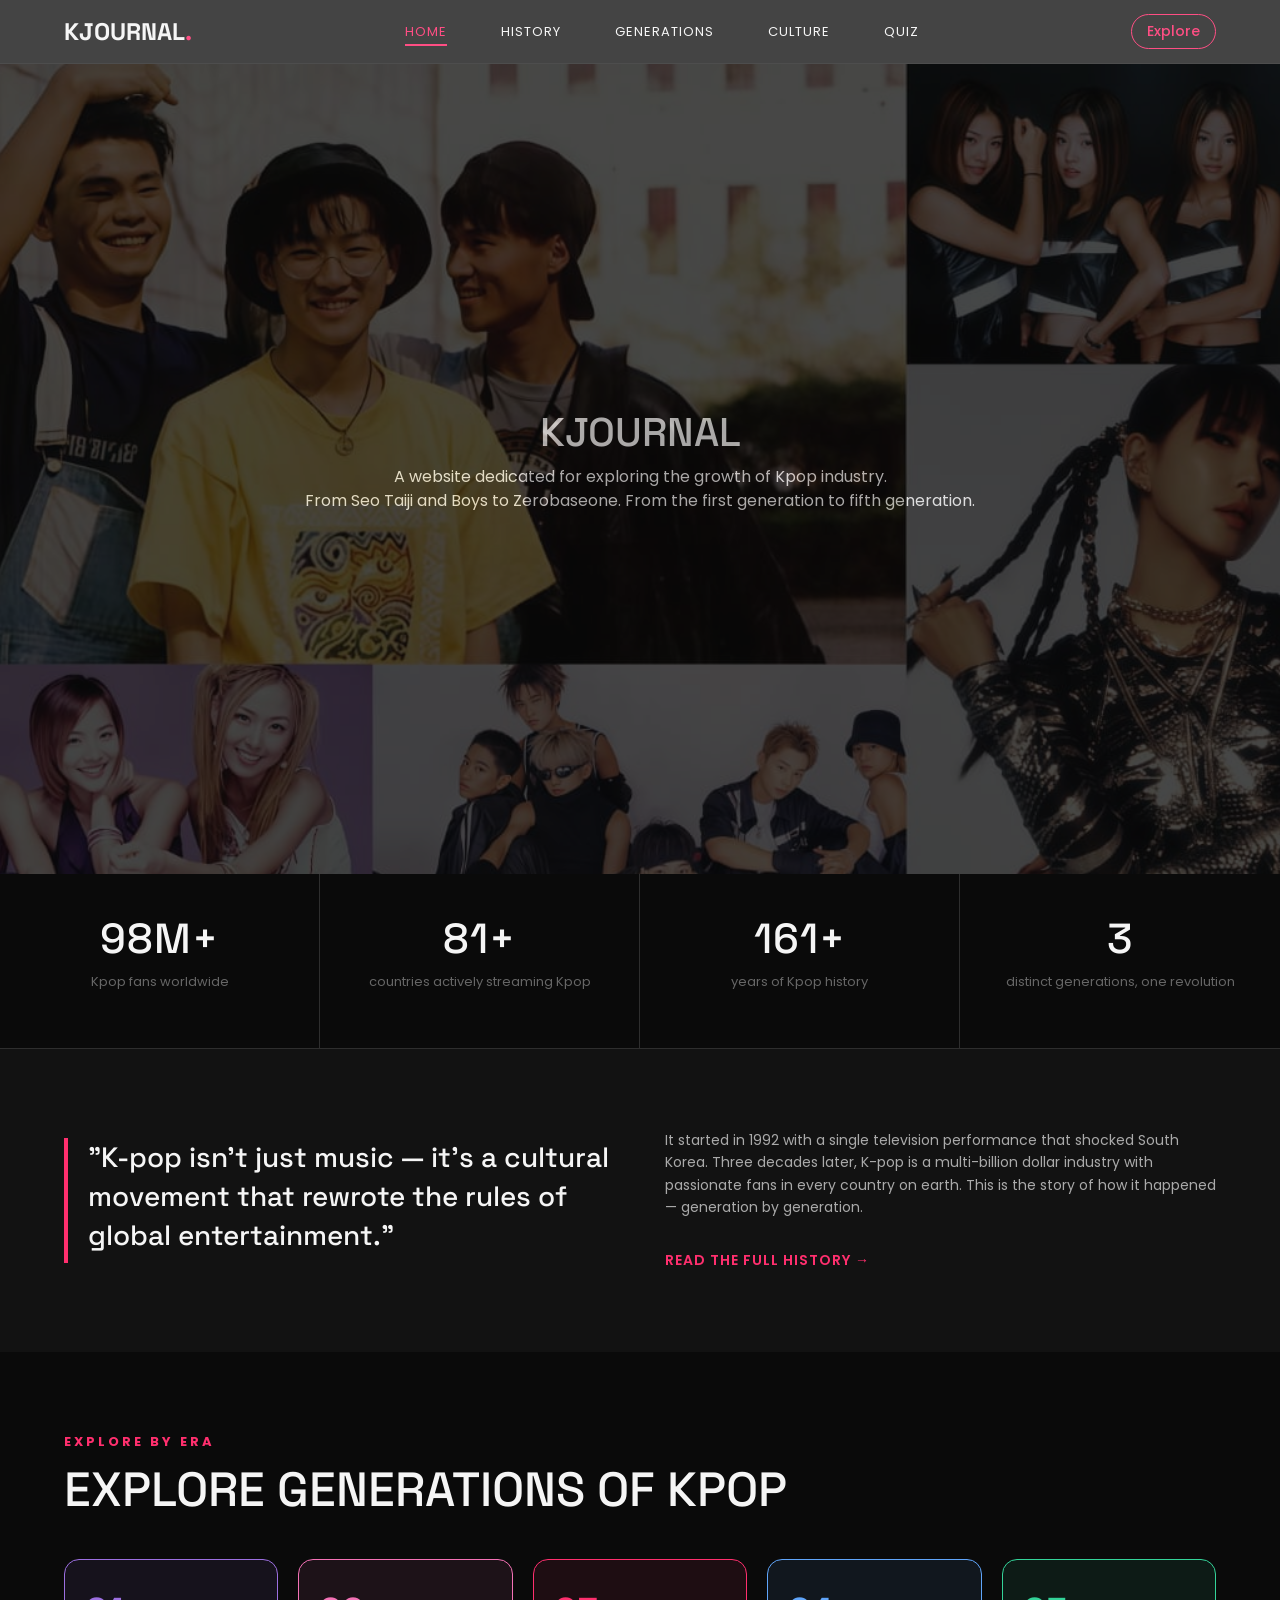
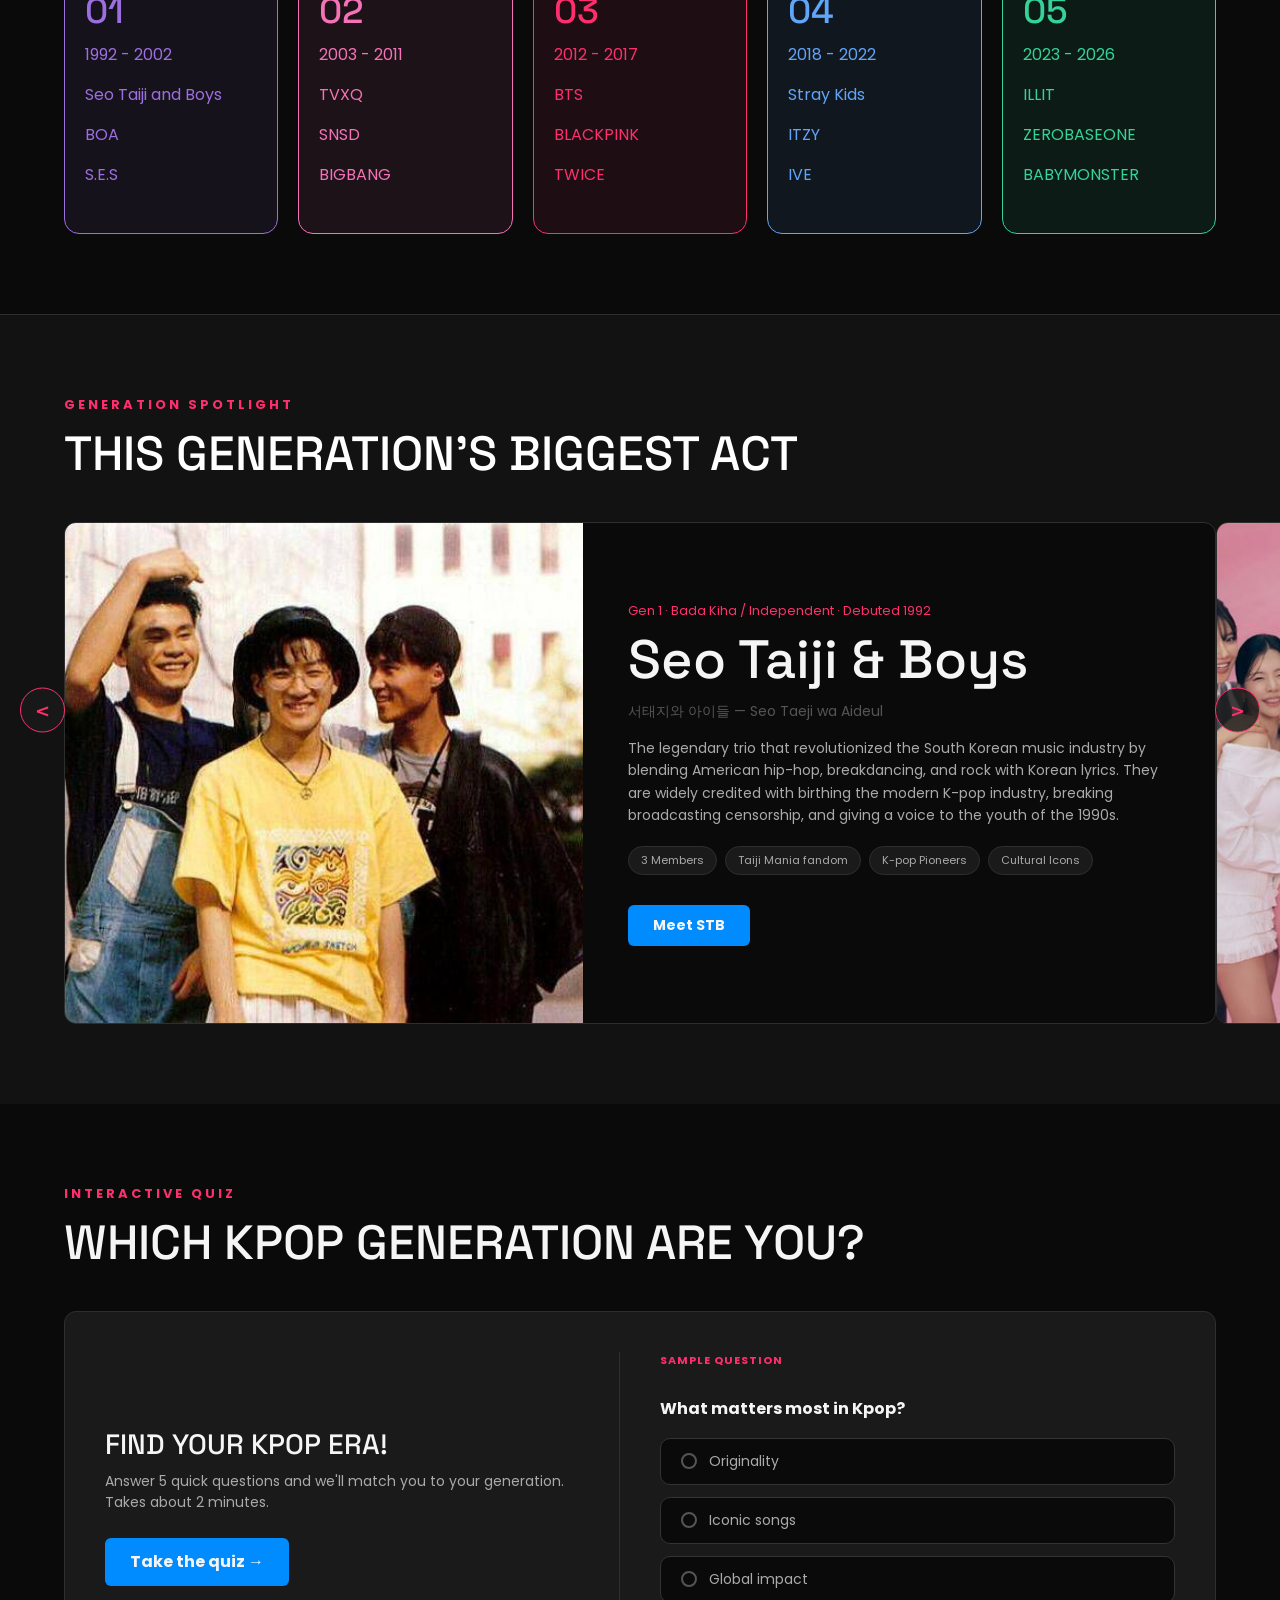
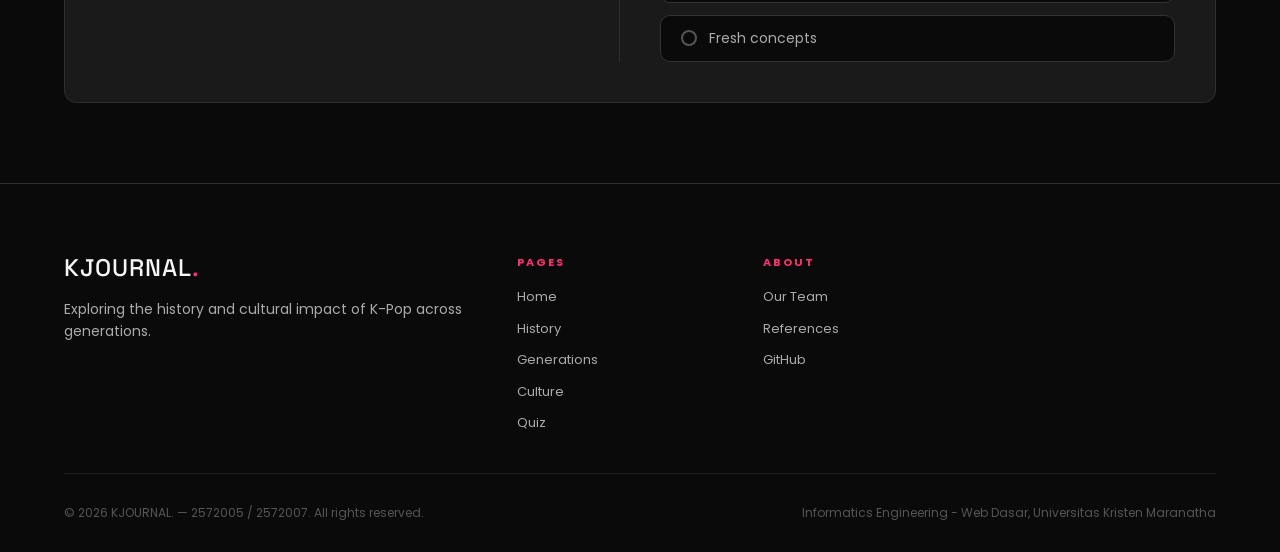
<file: index.html>
<!DOCTYPE html>
<html lang="en">

<head>
    <meta charset="UTF-8">
    <meta name="viewport" content="width=device-width, initial-scale=1.0">
    <title>KJOURNAL - Understand KPop Culture Here</title>
    <link rel="icon" type="image/png" href="img/logo.png" class="logo-kj">
    <link rel="stylesheet" href="style.css">
    <link rel="stylesheet" href="https://cdnjs.cloudflare.com/ajax/libs/font-awesome/6.7.2/css/all.min.css">
    <link href="https://cdn.jsdelivr.net/npm/bootstrap@5.3.3/dist/css/bootstrap.min.css" rel="stylesheet">
    <script src="https://cdn.jsdelivr.net/npm/bootstrap@5.3.3/dist/js/bootstrap.bundle.min.js"></script>
    <script src="https://code.jquery.com/jquery-3.7.1.min.js"></script>
    <style>
        .mdl-content{
            position: absolute;
            top: 50%;
            left: 50%;
            transform: translate(-50%, -50%);
            text-align: center;
            color: #ddd;
            z-index: 10;
            background-color: #0a0a0a;
            width: 100%;
            height:100%;
            opacity: 0.75;
            display: flex;
            flex-direction: column;
            align-items: center;
            justify-content: center;
        }
    </style>
</head>

<body>
    <nav class="main-nav">
        <a href="index.html" class="title">KJOURNAL<span id="dot">.</span></a>
        <i class="fa-solid fa-bars menu-toggle"></i>
        <div class="nav-links">
            <a href="index.html" class="navbut active-nav">HOME</a>
            <a href="history.html" class="navbut">HISTORY</a>
            <a href="generations.html" class="navbut">GENERATIONS</a>
            <a href="culture.html" class="navbut">CULTURE</a>
            <a href="quiz.html" class="navbut">QUIZ</a>
        </div>
        <a href="history.html" class="explore-btn">Explore</a>
    </nav>
    <div class="mdl">
        <div class="hero">
            <div class="slides">
                <img src="img/gen1.jpg" alt="">
                <img src="img/gen2.jpg" alt="">
                <img src="img/gen3.jpg" alt="">
                <img src="img/gen4.jpg" alt="">
                <img src="img/gen5.jpg" alt="">
            </div>
            <div class="mdl-content">
            <h1>KJOURNAL</h1>
            <p>A website dedicated for exploring the growth of Kpop industry. <br> From Seo Taiji and Boys to Zerobaseone. From the first generation to fifth generation.</p>
        </div>
        </div>
    </div>
    <div class="cards-stat">
        <div class="fancard">
            <h3><span data-target="180">0</span><span>M+</span></h3>
            <p>Kpop fans worldwide</p>
        </div>
        <div class="grosscard">
            <h3><span data-target="150">0</span>+</h3>
            <p>countries actively streaming Kpop</p>
        </div>
        <div class="histocard">
            <h3><span data-target="300">0</span>+</h3>
            <p>years of Kpop history</p>
        </div>
        <div class="gencard">
            <h3><span data-target="5">0</span></h3>
            <p>distinct generations, one revolution</p>
        </div>
    </div>
    <div class="section2">
        <div class="quotes">
            <h2>"K-pop isn't just music — it's a cultural movement that rewrote the rules of global entertainment."</h2>
        </div>
        <div class="sneak-history">
            <p>It started in 1992 with a single television performance that shocked South Korea. Three decades later,
                K-pop is a multi-billion dollar industry with passionate fans in every country on earth. This is the
                story of how it happened — generation by generation.</p>
            <a href="history.html">READ THE FULL HISTORY →</a>
        </div>
    </div>
    <div class="eras">
        <p class="erasp">EXPLORE BY ERA</p>
        <h1 class="erash">EXPLORE GENERATIONS OF KPOP</h1>
        <div class="eras-cards">
            <a class="gens" href="generations.html#Gen1">
                <h1>01</h1>
                <p>1992 - 2002</p>
                <p>Seo Taiji and Boys</p>
                <p>BOA</p>
                <p>S.E.S</p>
            </a>
            <a class="gens" href="generations.html#Gen2">
                <h1>02</h1>
                <p>2003 - 2011</p>
                <p>TVXQ</p>
                <p>SNSD</p>
                <p>BIGBANG</p>
            </a>
            <a class="gens" href="generations.html#Gen3">
                <h1>03</h1>
                <p>2012 - 2017</p>
                <p>BTS</p>
                <p>BLACKPINK</p>
                <p>TWICE</p>
            </a>
            <a class="gens" href="generations.html#Gen4">
                <h1>04</h1>
                <p>2018 - 2022</p>
                <p>Stray Kids</p>
                <p>ITZY</p>
                <p>IVE</p>
            </a>
            <a class="gens" href="generations.html#Gen5">
                <h1>05</h1>
                <p>2023 - 2026</p>
                <p>ILLIT</p>
                <p>ZEROBASEONE</p>
                <p>BABYMONSTER</p>
            </a>
        </div>
    </div>
    <div class="spotlight">
        <p class="spotlight-note">GENERATION SPOTLIGHT</p>
        <h1 class="spotlight-title">THIS GENERATION'S BIGGEST ACT</h1>
        <div class="spotlight-cards-container">
            <div class="spotlight-card">
                <img src="img/stb.jpg" alt="STB">
                <div class="spotlight-detail">
                    <p class="detail-note">Gen 1 · Bada Kiha / Independent · Debuted 1992</p>
                    <h1>Seo Taiji & Boys</h1>
                    <p class="name-label">서태지와 아이들 — Seo Taeji wa Aideul</p>
                    <p class="detail-explain">The legendary trio that revolutionized the South Korean music industry by
                        blending American hip-hop, breakdancing, and rock with Korean lyrics. They are widely credited
                        with birthing the modern K-pop industry, breaking broadcasting censorship, and giving a voice to
                        the youth of the 1990s.</p>
                    <div class="spotlight-labels">
                        <p>3 Members</p>
                        <p>Taiji Mania fandom</p>
                        <p>K-pop Pioneers</p>
                        <p>Cultural Icons</p>
                    </div>
                    <a href="generations.html#Gen1" class="bts-btn">Meet STB</a>
                </div>
            </div>
            <div class="spotlight-card">
                <img src="img/snsd.jpg" alt="SNSD">
                <div class="spotlight-detail">
                    <p class="detail-note">Gen 2 · SM Entertainment · Debuted 2007</p>
                    <h1>Girls' Generation</h1>
                    <p class="name-label">소녀시대 — Sonyeo Sidae (SNSD)</p>
                    <p class="detail-explain">Commonly referred to as "The Nation's Girl Group," this iconic group
                        solidified the global presence of the Hallyu wave. Renowned for their flawless synchronization,
                        infectious hooks, and immense cultural impact, they became the first girl group to win the
                        prestigious Golden Disc Awards Daesang for Album of the Year.</p>
                    <div class="spotlight-labels">
                        <p>8 Members</p>
                        <p>SONE fandom</p>
                        <p>Saranghae Bong</p>
                        <p>Nation's Girl Group</p>
                        <p>Daesang Winners</p>
                    </div>
                    <a href="generations.html#Gen2" class="bts-btn">Meet SNSD</a>
                </div>
            </div>
            <div class="spotlight-card">
                <img src="img/bts.jpg" alt="BTS">
                <div class="spotlight-detail">
                    <p class="detail-note">Gen 3 · Big Hit Entertainment · Debuted 2013</p>
                    <h1>BTS</h1>
                    <p class="name-label">방탄소년단 — Bangtan Sonyeondan</p>
                    <p class="detail-explain">Seven members from across South Korea who went from a small indie label to
                        selling out stadiums on every continent. The first K-pop group to top the Billboard Hot 100,
                        nominated for Grammys, and credited with generating over $5 billion for the Korean economy.</p>
                    <div class="spotlight-labels">
                        <p>7 Members</p>
                        <p>ARMY fandom</p>
                        <p>ARMY Bomb</p>
                        <p>Grammy nominees</p>
                        <p>Billboard #1</p>
                    </div>
                    <a href="generations.html#Gen3" class="bts-btn">Meet BTS</a>
                </div>
            </div>
            <div class="spotlight-card">
                <img src="img/itzy.jpg" alt="ITZY">
                <div class="spotlight-detail">
                    <p class="detail-note">Gen 4 · JYP Entertainment · Debuted 2019</p>
                    <h1>ITZY</h1>
                    <p class="name-label">있지 — It Ji</p>
                    <p class="detail-explain">A powerhouse girl group that burst onto the scene with a refreshing,
                        high-energy concept centered around self-love and confidence. Known for their complex,
                        razor-sharp choreography and explosive performances, they achieved a historic "Rookie Grand
                        Slam" by winning rookie awards across all major Korean music ceremonies.</p>
                    <div class="spotlight-labels">
                        <p>5 Members</p>
                        <p>MIDZY fandom</p>
                        <p>Light Ring</p>
                        <p>Rookie Grand Slam</p>
                    </div>
                    <a href="generations.html#Gen4" class="bts-btn">Meet ITZY</a>
                </div>
            </div>
            <div class="spotlight-card">
                <img src="img/zb1.jpg" alt="ZB1">
                <div class="spotlight-detail">
                    <p class="detail-note">Gen 5 · WAKEONE Entertainment · Debuted 2023</p>
                    <h1>ZEROBASEONE</h1>
                    <p class="name-label">제로베이스원 — Jero Beiseu Won</p>
                    <p class="detail-explain">A global boy group formed through the survival reality show 'Boys
                        Planet'. They made history by becoming the very first K-pop group to sell over 1 million
                        copies of their debut album on its release day, instantly establishing themselves as leaders
                        of the fifth generation.</p>
                    <div class="spotlight-labels">
                        <p>5 Members</p>
                        <p>ZEROSE fandom</p>
                        <p>Ze-Ring</p>
                        <p>Million-Seller Debut</p>
                        <p>Boys Planet Group</p>
                    </div>
                    <a href="generations.html#Gen5" class="bts-btn">Meet ZB1</a>
                </div>
            </div>
        </div>
        <div class="spotlight-nav">
            <button class="spotlight-prev">&lt;</button>
            <button class="spotlight-next">&gt;</button>
        </div>
    </div>
    </div>
    <div class="quiz-teaser">
        <p class="teaser-note">INTERACTIVE QUIZ</p>
        <h1 class="teaser-title">WHICH KPOP GENERATION ARE YOU?</h1>
        <div class="quiz-cards">
            <div class="quiz-link">
                <h3>FIND YOUR KPOP ERA!</h3>
                <p>Answer 5 quick questions and we'll match you to your generation. Takes about 2 minutes.</p>
                <a href="quiz.html" class="quiz-btn">Take the quiz →</a>
            </div>
            <div class="quiz-sneak">
                <p class="sneak-note">SAMPLE QUESTION</p>
                <p class="sneak-question">What matters most in Kpop?</p>
                <input type="radio" name="vibe" id="opt1" disabled>
                <label for="opt1">Originality</label>
                <input type="radio" name="vibe" id="opt2" disabled>
                <label for="opt2">Iconic songs</label>
                <input type="radio" name="vibe" id="opt3" disabled>
                <label for="opt3">Global impact</label>
                <input type="radio" name="vibe" id="opt4" disabled>
                <label for="opt4">Fresh concepts</label>
            </div>
        </div>
    </div>
    <footer>
        <div class="card1">
            <div class="desc">
                <h3>KJOURNAL<span id="dot">.</span></h3>
                <p>Exploring the history and cultural impact of K-Pop across generations.</p>
            </div>
            <div class="page-directory">
                <p>PAGES</p>
                <a href="index.html">Home</a>
                <a href="history.html">History</a>
                <a href="generations.html">Generations</a>
                <a href="culture.html">Culture</a>
                <a href="quiz.html">Quiz</a>
            </div>
            <div class="about">
                <p>ABOUT</p>
                <a href="team.html">Our Team</a>
                <a href="https://docs.google.com/document/d/1zoQ93zISmxve9hCRm4seUY6As6_hFpvxXPIza-oLvv0/edit?usp=sharing">References</a>
                <a href="https://github.com/natetamp/TugasBesar_2572005_2572007" target="_blank">GitHub</a>
            </div>
        </div>
        <hr>
        <div class="footer-bottom">
            <p>&copy; 2026 KJOURNAL. — 2572005 / 2572007. All rights reserved.</p>
            <p>Informatics Engineering - Web Dasar, Universitas Kristen Maranatha</p>
        </div>
    </footer>
<script src="script.js"></script>
</body>

</html>
</file>
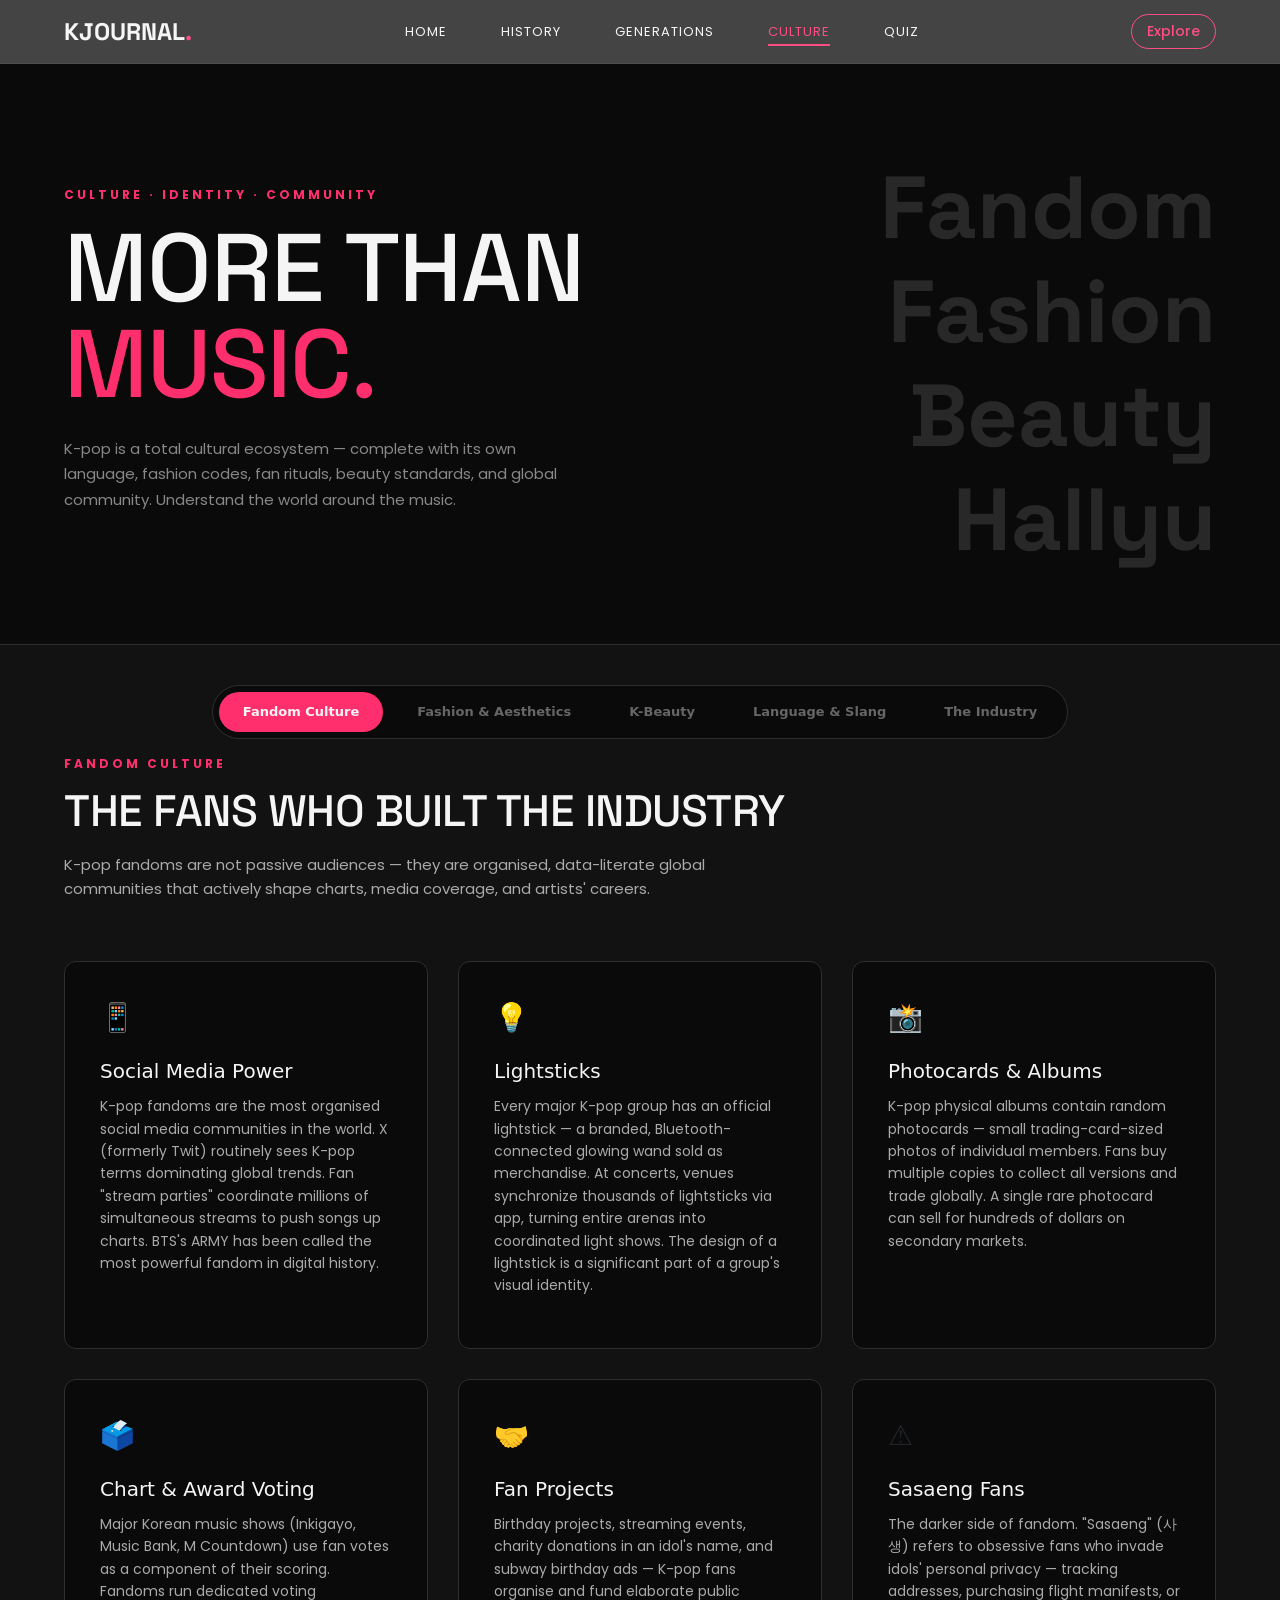
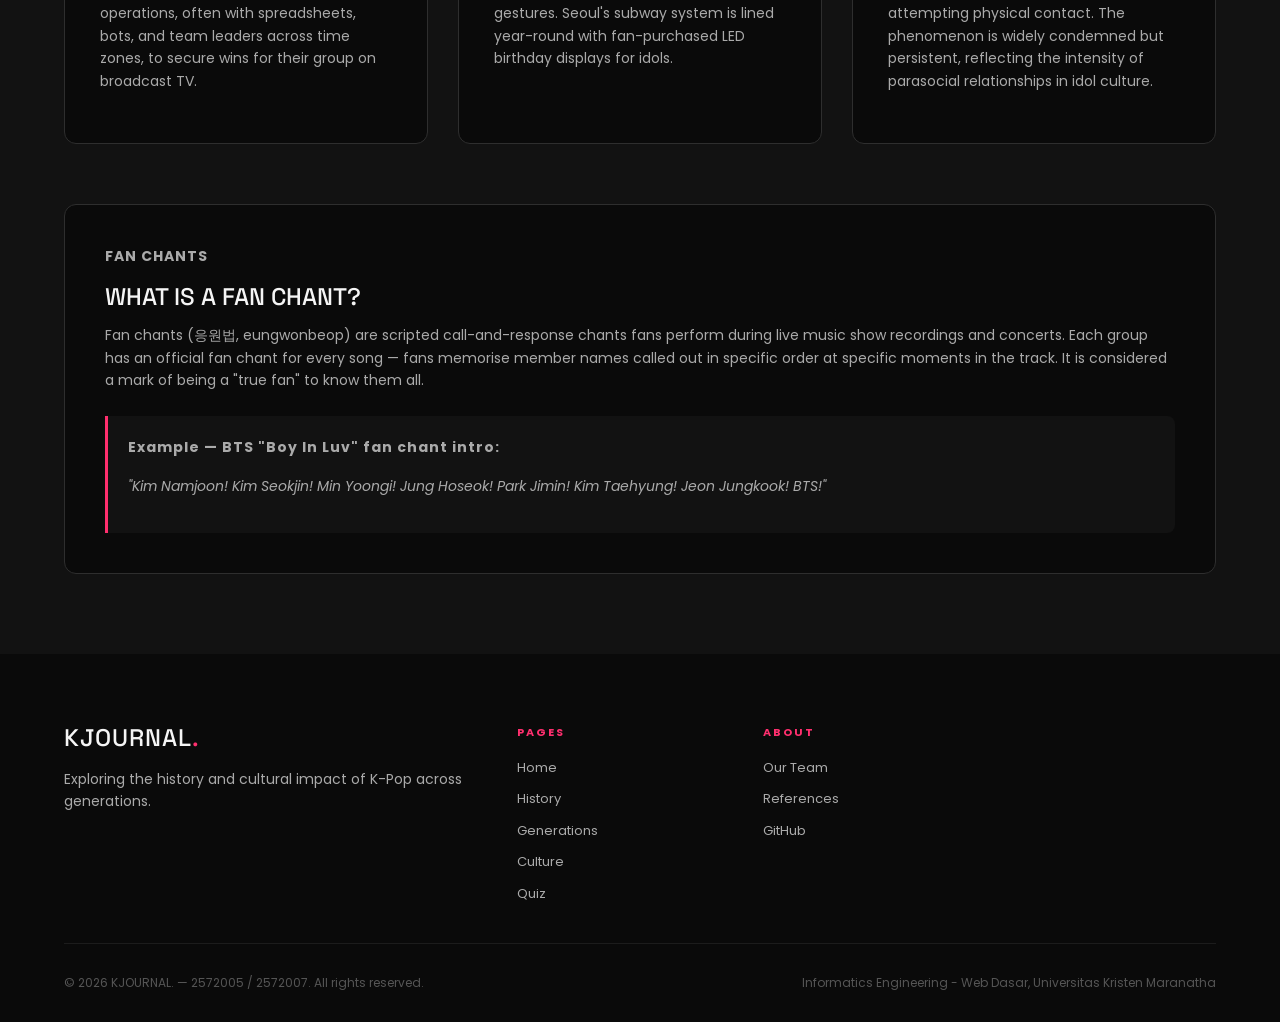
<file: culture.html>
<!DOCTYPE html>
<html lang="en">

<head>
    <meta charset="UTF-8">
    <meta name="viewport" content="width=device-width, initial-scale=1.0">
    <title>KJOURNAL - K-Pop Culture</title>
    <link rel="icon" type="image/png" href="img/logo.png" class="logo-kj">
    <link rel="stylesheet" href="style.css">
    <link rel="stylesheet" href="https://cdnjs.cloudflare.com/ajax/libs/font-awesome/6.7.2/css/all.min.css">
    <link href="https://cdn.jsdelivr.net/npm/bootstrap@5.3.3/dist/css/bootstrap.min.css" rel="stylesheet">
    <script src="https://cdn.jsdelivr.net/npm/bootstrap@5.3.3/dist/js/bootstrap.bundle.min.js"></script>
    <script src="https://code.jquery.com/jquery-3.7.1.min.js"></script>

    <style>
        .concept-spotlight-header {
            margin-top: 60px;
            margin-bottom: 40px;
        }

        .beauty-main p {
            color: #aaa;
            font-size: 14px;
            margin-bottom: 20px;
        }

        .beauty-steps-list {
            color: #aaa;
            font-size: 14px;
            line-height: 2;
        }

        .quiz-sneak-full {
            width: 100%;
        }

        #glossarySearch {
            width: 100%;
            background-color: #0a0a0a;
            border: 1px solid #333;
            border-radius: 10px;
            color: #f5f5f5;
            padding: 15px 20px;
            font-family: 'Poppins', sans-serif;
            resize: none;
            font-size: 14px;
            outline: none;
            transition: border-color 0.3s;
        }

        .glossary-card-ko {
            color: #ff2f6e;
            font-size: 14px;
            margin-left: 5px;
        }

        #noResults {
            display: none;
            color: #ff2f6e;
            text-align: center;
            margin-top: 30px;
        }
    </style>
</head>

<body>

    <nav class="main-nav">
        <a href="index.html" class="title">KJOURNAL<span id="dot">.</span></a>
        <i class="fa-solid fa-bars menu-toggle"></i>
        <div class="nav-links">
            <a href="index.html" class="navbut">HOME</a>
            <a href="history.html" class="navbut">HISTORY</a>
            <a href="generations.html" class="navbut">GENERATIONS</a>
            <a href="culture.html" class="navbut active-nav">CULTURE</a>
            <a href="quiz.html" class="navbut">QUIZ</a>
        </div>
        <a href="history.html" class="explore-btn">Explore</a>
    </nav>

    <section class="subpage-hero">
        <div class="cult-hero-text">
            <p class="subpage-eyebrow">CULTURE · IDENTITY · COMMUNITY</p>
            <h1>MORE THAN<br><span>MUSIC.</span></h1>
            <p class="subpage-hero-sub">K-pop is a total cultural ecosystem — complete with its own language, fashion
                codes, fan rituals, beauty standards, and global community. Understand the world around the music.</p>
        </div>
        <div class="subpage-hero-deco" aria-hidden="true">
            <span>Fandom</span>
            <span>Fashion</span>
            <span>Beauty</span>
            <span>Hallyu</span>
        </div>
    </section>

    <section class="cult-tabs-section">
        <div class="cult-tabs" id="cultTabs">
            <button class="cult-tab active" data-target="fandom">Fandom Culture</button>
            <button class="cult-tab" data-target="fashion">Fashion & Aesthetics</button>
            <button class="cult-tab" data-target="beauty">K-Beauty</button>
            <button class="cult-tab" data-target="language">Language & Slang</button>
            <button class="cult-tab" data-target="industry">The Industry</button>
        </div>
    </section>

    <section class="cult-content-section">

        <div class="cult-panel active" id="panel-fandom">
            <div class="subpage-section-header">
                <p class="subpage-section-label">FANDOM CULTURE</p>
                <h2>THE FANS WHO BUILT THE INDUSTRY</h2>
                <p class="subpage-section-sub">K-pop fandoms are not passive audiences — they are organised,
                    data-literate global communities that actively shape charts, media coverage, and artists' careers.
                </p>
            </div>

            <div class="subpage-cards-grid">
                <div class="subpage-card">
                    <div class="subpage-card-icon">📱</div>
                    <h4>Social Media Power</h4>
                    <p>K-pop fandoms are the most organised social media communities in the world. X (formerly Twit)
                        routinely sees K-pop terms dominating global trends. Fan "stream parties" coordinate millions of
                        simultaneous streams to push songs up charts. BTS's ARMY has been called the most powerful
                        fandom in digital history.</p>
                </div>
                <div class="subpage-card">
                    <div class="subpage-card-icon">💡</div>
                    <h4>Lightsticks</h4>
                    <p>Every major K-pop group has an official lightstick — a branded, Bluetooth-connected glowing wand
                        sold as merchandise. At concerts, venues synchronize thousands of lightsticks via app, turning
                        entire arenas into coordinated light shows. The design of a lightstick is a significant part of
                        a group's visual identity.</p>
                </div>
                <div class="subpage-card">
                    <div class="subpage-card-icon">📸</div>
                    <h4>Photocards & Albums</h4>
                    <p>K-pop physical albums contain random photocards — small trading-card-sized photos of individual
                        members. Fans buy multiple copies to collect all versions and trade globally. A single rare
                        photocard can sell for hundreds of dollars on secondary markets.</p>
                </div>
                <div class="subpage-card">
                    <div class="subpage-card-icon">🗳️</div>
                    <h4>Chart & Award Voting</h4>
                    <p>Major Korean music shows (Inkigayo, Music Bank, M Countdown) use fan votes as a component of
                        their scoring. Fandoms run dedicated voting operations, often with spreadsheets, bots, and team
                        leaders across time zones, to secure wins for their group on broadcast TV.</p>
                </div>
                <div class="subpage-card">
                    <div class="subpage-card-icon">🤝</div>
                    <h4>Fan Projects</h4>
                    <p>Birthday projects, streaming events, charity donations in an idol's name, and subway birthday ads
                        — K-pop fans organise and fund elaborate public gestures. Seoul's subway system is lined
                        year-round with fan-purchased LED birthday displays for idols.</p>
                </div>
                <div class="subpage-card">
                    <div class="subpage-card-icon">⚠️</div>
                    <h4>Sasaeng Fans</h4>
                    <p>The darker side of fandom. "Sasaeng" (사생) refers to obsessive fans who invade idols' personal
                        privacy — tracking addresses, purchasing flight manifests, or attempting physical contact. The
                        phenomenon is widely condemned but persistent, reflecting the intensity of parasocial
                        relationships in idol culture.</p>
                </div>
            </div>

            <div class="cult-chant-box">
                <p class="chant-label">FAN CHANTS</p>
                <h3>WHAT IS A FAN CHANT?</h3>
                <p>Fan chants (응원법, eungwonbeop) are scripted call-and-response chants fans perform during live music
                    show recordings and concerts. Each group has an official fan chant for every song — fans memorise
                    member names called out in specific order at specific moments in the track. It is considered a mark
                    of being a "true fan" to know them all.</p>
                <div class="cult-chant-example">
                    <p class="chant-label">Example — BTS "Boy In Luv" fan chant intro:</p>
                    <p class="chant-text">"Kim Namjoon! Kim Seokjin! Min Yoongi! Jung Hoseok! Park Jimin! Kim Taehyung!
                        Jeon Jungkook! BTS!"</p>
                </div>
            </div>
        </div>

        <div class="cult-panel" id="panel-fashion">
            <div class="subpage-section-header">
                <p class="subpage-section-label">FASHION & AESTHETICS</p>
                <h2>THE LOOK OF K-POP</h2>
                <p class="subpage-section-sub">K-pop's visual identity is as carefully constructed as its music. From
                    stage outfits to music video colour palettes, aesthetics are a core part of the product.</p>
            </div>

            <div class="subpage-cards-grid">
                <div class="subpage-card">
                    <div class="subpage-card-icon">✨</div>
                    <h4>Concept Culture</h4>
                    <p>Every K-pop comeback has a "concept" — a unified visual and sonic theme that runs through the
                        album, music video, photoshoots, and stage outfits. Concepts can range from bright/innocent
                        ("cute concept") to dark/edgy ("dark concept") to seasonal themes, and groups often switch
                        dramatically between them.</p>
                </div>
                <div class="subpage-card">
                    <div class="subpage-card-icon">🪡</div>
                    <h4>Stage Outfits</h4>
                    <p>K-pop stage costumes are high fashion events in themselves. Groups collaborate with luxury brands
                        (Chanel, Dior, Louis Vuitton) for music video styling, and have full-time in-house stylists.
                        Stage outfits are discussed and critiqued by fans as seriously as the music.</p>
                </div>
                <div class="subpage-card">
                    <div class="subpage-card-icon">🧥</div>
                    <h4>Street Fashion Influence</h4>
                    <p>K-pop idols are among the most influential fashion figures globally. Items worn by idols — a
                        specific sneaker, a handbag, a hair clip — can sell out within hours of a post or airport
                        sighting. This phenomenon, known as the "idol effect," drives billions in fashion retail
                        annually.</p>
                </div>
                <div class="subpage-card">
                    <div class="subpage-card-icon">💈</div>
                    <h4>Hair & Colour</h4>
                    <p>K-pop idols regularly undergo dramatic hair transformations between comebacks — bleaching, vivid
                        colour dyeing, and complex styling are standard. Hair reveals ahead of a comeback are treated as
                        major events by fandoms. South Korea's hair salon industry is directly linked to idol trends.
                    </p>
                </div>
            </div>

            <div class="cult-concept-box">
                <div class="subpage-section-header concept-spotlight-header">
                    <p class="subpage-section-label">CONCEPT SPOTLIGHT</p>
                    <h3>HOW CONCEPTS WORK</h3>
                </div>
                <div class="concept-steps">
                    <div class="concept-step">
                        <span class="step-num">01</span>
                        <div>
                            <h5>Teaser Phase</h5>
                            <p>Weeks before release, agencies drop cryptic images, short video teasers, and mood boards
                                hinting at the concept without revealing the full picture. Fans analyze every pixel.</p>
                        </div>
                    </div>
                    <div class="concept-step">
                        <span class="step-num">02</span>
                        <div>
                            <h5>MV Release</h5>
                            <p>The music video is the concept's fully realised visual statement. MV sets, colour
                                grading, styling, and narrative are all coordinated around the concept theme.</p>
                        </div>
                    </div>
                    <div class="concept-step">
                        <span class="step-num">03</span>
                        <div>
                            <h5>Promotions</h5>
                            <p>TV show stage outfits, radio appearances, and fan sign outfits all continue the concept's
                                visual language — even if slightly adapted for different settings.</p>
                        </div>
                    </div>
                    <div class="concept-step">
                        <span class="step-num">04</span>
                        <div>
                            <h5>Next Concept</h5>
                            <p>When promotions end, the cycle resets. The next comeback concept may be a direct
                                continuation or a complete 180° pivot — which is often itself a marketing strategy.</p>
                        </div>
                    </div>
                </div>
            </div>
        </div>

        <div class="cult-panel" id="panel-beauty">
            <div class="subpage-section-header">
                <p class="subpage-section-label">K-BEAUTY</p>
                <h2>THE BEAUTY STANDARD</h2>
                <p class="subpage-section-sub">K-pop and the Korean beauty industry are deeply intertwined. The "glass
                    skin" aesthetic, multi-step skincare routines, and specific makeup trends have been exported
                    globally through K-pop's reach.</p>
            </div>

            <div class="beauty-layout">
                <div class="beauty-side">
                    <div class="subpage-card">
                        <h4>Glass Skin</h4>
                        <p>The "glass skin" trend — skin so clear and hydrated it appears to have a glassy sheen —
                            originated in Korea and spread globally through K-pop idol photoshoots and magazine spreads.
                        </p>
                    </div>
                    <br>
                    <div class="subpage-card">
                        <h4>Gradient Lips</h4>
                        <p>A signature K-pop makeup look: colour concentrated at the centre of the lips that fades to
                            bare skin at the edges, creating a soft, youthful appearance. Popularised by idols in the
                            2012–2016 period.</p>
                    </div>
                    <br>
                    <div class="subpage-card">
                        <h4>Aegyo Sal (애교살)</h4>
                        <p>The soft fatty tissue just below the eyes — considered youthful and attractive in Korean
                            beauty standards. Idols emphasise this feature with eyeshadow. Cosmetic procedures to create
                            or enhance aegyo sal are a popular trend in South Korea.</p>
                    </div>
                    <br>
                    <div class="subpage-card">
                        <h4>Male Idol Beauty</h4>
                        <p>K-pop normalised skincare and makeup for men on a global scale. Male idols routinely appear
                            on screen with full makeup, and the "flower boy" (꽃미남) aesthetic challenged Western norms of
                            masculinity through mass global exposure.</p>
                    </div>
                </div>
            </div>
        </div>

        <div class="cult-panel" id="panel-language">
            <div class="subpage-section-header">
                <p class="subpage-section-label">LANGUAGE & SLANG</p>
                <h2>THE VOCABULARY OF K-POP</h2>
                <p class="subpage-section-sub">Being a K-pop fan comes with its own language — a mix of Korean terms,
                    fan-invented vocabulary, and internet slang that has spread far beyond Korean-speaking communities.
                </p>
            </div>

            <div class="lang-search-wrapper">
                <div class="subpage-section-header">
                    <p class="subpage-section-label">GLOSSARY SEARCH</p>
                    <p class="subpage-section-sub">Looking for a specific K-Pop terminology?
                        Type a term below to filter the glossary.</p>
                </div>

                <div class="quiz-cards">
                    <div class="quiz-sneak quiz-sneak-full">
                        <p class="sneak-question">Search Term</p>
                        <textarea id="glossarySearch" class="lang-search"
                            placeholder="Type here (e.g., Fandom, Visual, Daesang)..." rows="1"></textarea>
                    </div>
                </div>
            </div>
            <br>
            <div class="subpage-cards-grid" id="glossaryGrid">
                <div class="subpage-card" data-term="bias">
                    <h4>Bias <span class="lang-ko glossary-card-ko">바이어스</span></h4>
                    <p>Your favourite member of a K-pop group. "Bias wrecker" is the member who threatens to replace
                        your bias by being unexpectedly charming or talented.</p>
                </div>
                <div class="subpage-card" data-term="maknae">
                    <h4>Maknae <span class="lang-ko glossary-card-ko">막내</span></h4>
                    <p>The youngest member of a group. Often treated with affection by older members (hyungs/unnies).
                        The "maknae line" refers to the youngest sub-group within a group.</p>
                </div>
                <div class="subpage-card" data-term="leader">
                    <h4>Leader <span class="lang-ko glossary-card-ko">리더</span></h4>
                    <p>The designated spokesperson and representative of a group — usually (but not always) the oldest
                        member. Responsible for group decisions and public communication on behalf of the team.</p>
                </div>
                <div class="subpage-card" data-term="aegyo">
                    <h4>Aegyo <span class="lang-ko glossary-card-ko">애교</span></h4>
                    <p>Cute, childlike behaviour or expressions used to be endearing. Idols are often asked to perform
                        aegyo during fan meetings — a gesture, pose, or cutesy phrase. Fans and non-fans both debate it
                        intensely.</p>
                </div>
                <div class="subpage-card" data-term="visual">
                    <h4>Visual <span class="lang-ko glossary-card-ko">비주얼</span></h4>
                    <p>The member of a group designated (officially or by fan consensus) as the most conventionally
                        attractive. Being the "group visual" carries specific marketing expectations and is often tied
                        to CF (commercial film) work.</p>
                </div>
                <div class="subpage-card" data-term="center">
                    <h4>Center <span class="lang-ko glossary-card-ko">센터</span></h4>
                    <p>The member positioned at the front-center of a group's choreography formation — the "face" of the
                        performance. Often (not always) the visual. Being center is a significant indicator of agency
                        priority for that member.</p>
                </div>
                <div class="subpage-card" data-term="stan">
                    <h4>Stan</h4>
                    <p>To be a dedicated fan of a group or idol. Derived from Eminem's 2000 song, popularised by K-pop
                        Twitter. "Stan culture" refers to the intense, organised fandom behaviour typical in K-pop
                        communities worldwide.</p>
                </div>
                <div class="subpage-card" data-term="hyung">
                    <h4>Hyung / Unnie <span class="lang-ko glossary-card-ko">형 / 언니</span></h4>
                    <p>Korean terms for "older brother" (hyung, used by males) and "older sister" (unnie, used by
                        females). Used by younger group members to address older members. Part of the strict
                        age-hierarchy within Korean social structure.</p>
                </div>
                <div class="subpage-card" data-term="all-kill">
                    <h4>All-Kill</h4>
                    <p>When a song simultaneously tops all major Korean digital music charts (Melon, Genie, Bugs, FLO,
                        Vibe). A "Perfect All-Kill" also includes real-time charts. Achieving an All-Kill is a
                        significant milestone indicating commercial dominance.</p>
                </div>
                <div class="subpage-card" data-term="comeback">
                    <h4>Comeback <span class="lang-ko glossary-card-ko">컴백</span></h4>
                    <p>Any new promotional cycle — a new album, single, or EP release. Not necessarily a return from a
                        long break. Comebacks are events: announced weeks ahead, supported by teaser content, and
                        accompanied by scheduled TV music show appearances.</p>
                </div>
                <div class="subpage-card" data-term="hiatus">
                    <h4>Hiatus / Enlistment</h4>
                    <p>Male Korean citizens are required by law to complete approximately 18-21 months of mandatory
                        military service. For K-pop boy groups, this creates planned hiatuses — a major industry event
                        that fandom communities prepare for years in advance.</p>
                </div>
                <div class="subpage-card" data-term="debut">
                    <h4>Debut <span class="lang-ko glossary-card-ko">데뷔</span></h4>
                    <p>The formal first performance or release that marks an idol officially entering the industry.
                        Debuting is a major milestone after years of training. "Pre-debut" refers to content created or
                        released before an idol's official group debut.</p>
                </div>
                <div class="subpage-card" data-term="variety-show">
                    <h4>Variety Show <span class="lang-ko glossary-card-ko">예능</span></h4>
                    <p>Entertainment programs where idols participate in games, challenges, interviews, and comedy
                        segments. Variety shows help fans discover idols' personalities beyond their performances and
                        are an important part of K-pop promotion.</p>
                </div>

                <div class="subpage-card" data-term="reality-show">
                    <h4>Reality Show <span class="lang-ko glossary-card-ko">리얼리티 쇼</span></h4>
                    <p>A series focused on idols' daily lives, training process, travel experiences, or
                        behind-the-scenes activities. Many groups have their own reality content on YouTube, allowing
                        fans to connect with members on a more personal level.</p>
                </div>

                <div class="subpage-card" data-term="fancam">
                    <h4>Fancam <span class="lang-ko glossary-card-ko">직캠</span></h4>
                    <p>A video that focuses on a single idol during a performance. Originally filmed by fans, fancams
                        have become a major part of K-pop culture and often showcase an idol's stage presence, dance
                        skills, and charisma.</p>
                </div>

                <div class="subpage-card" data-term="self-produced-content">
                    <h4>Self-Produced Content <span class="lang-ko glossary-card-ko">자체 콘텐츠</span></h4>
                    <p>Original content created by an idol group or agency and uploaded to their official channels.
                        Examples include games, challenges, vlogs, and talk shows designed to keep fans engaged between
                        music releases.</p>
                </div>

                <div class="subpage-card" data-term="vlog">
                    <h4>Vlog <span class="lang-ko glossary-card-ko">브이로그</span></h4>
                    <p>A video diary documenting an idol's daily activities, travels, schedules, or personal interests.
                        Vlogs offer fans a closer look at life behind the stage and often feature a more casual
                        atmosphere.</p>
                </div>

                <div class="subpage-card" data-term="behind-the-scenes">
                    <h4>Behind-the-Scenes <span class="lang-ko glossary-card-ko">비하인드</span></h4>
                    <p>Exclusive footage showing the preparation process for music videos, concerts, photoshoots, and
                        promotions. Behind-the-scenes content highlights the hard work that goes into an idol's
                        activities.</p>
                </div>
            </div>
            <p class="lang-no-results" id="noResults">No terms found. Try a different search.</p>
        </div>

        <div class="cult-panel" id="panel-industry">
            <div class="subpage-section-header">
                <p class="subpage-section-label">THE INDUSTRY</p>
                <h2>HOW THE MACHINE WORKS</h2>
                <p class="subpage-section-sub">K-pop is not just a music genre — it is a vertically integrated
                    entertainment industry with a specific and unusual business model that has no real equivalent in the
                    West.</p>
            </div>

            <p class="subpage-section-label">THE IDOL PIPELINE</p>
            <div class="subpage-cards-grid">
                <div class="subpage-card">
                    <h1 id="dot">01</h1>
                    <h4>Audition</h4>
                    <p>Agencies hold open auditions globally. Successful applicants as young as 10–12 sign
                        multi-year exclusive contracts and begin training.</p>
                </div>
                <div class="subpage-card">
                    <h1 id="dot">02</h1>
                    <h4>Training</h4>
                    <p>Trainees undergo intensive daily schedules covering vocals, dance, acting, and language
                        learning (English, Japanese, Mandarin). Average training period: 2–7 years.</p>
                </div>
                <div class="subpage-card">
                    <h1 id="dot">03</h1>
                    <h4>Debut</h4>
                    <p>The agency assembles a group from trainees, packages the concept and visual identity, and
                        launches with a coordinated media campaign.</p>
                </div>
                <div class="subpage-card">
                    <h1 id="dot">04</h1>
                    <h4>Promotions</h4>
                    <p>Music show schedules, fan signs, variety show appearances, and social media content — idols
                        are on public-facing promotional schedules almost continuously.</p>
                </div>
                <div class="subpage-card">
                    <h1 id="dot">05</h1>
                    <h4>Global</h4>
                    <p>Successful groups tour internationally, collaborate with Western artists, sign luxury brand
                        ambassadorial contracts, and release content in multiple languages.</p>
                </div>
            </div>
        </div>
    </section>

    <footer>
        <div class="card1">
            <div class="desc">
                <h3>KJOURNAL<span id="dot">.</span></h3>
                <p>Exploring the history and cultural impact of K-Pop across generations.</p>
            </div>
            <div class="page-directory">
                <p>PAGES</p>
                <a href="index.html">Home</a>
                <a href="history.html">History</a>
                <a href="generations.html">Generations</a>
                <a href="culture.html">Culture</a>
                <a href="quiz.html">Quiz</a>
            </div>
            <div class="about">
                <p>ABOUT</p>
                <a href="team.html">Our Team</a>
                <a href="https://docs.google.com/document/d/1zoQ93zISmxve9hCRm4seUY6As6_hFpvxXPIza-oLvv0/edit?usp=sharing">References</a>
                <a href="https://github.com/natetamp/TugasBesar_2572005_2572007" target="_blank">GitHub</a>
            </div>
        </div>
        <hr>
        <div class="footer-bottom">
            <p>&copy; 2026 KJOURNAL. — 2572005 / 2572007. All rights reserved.</p>
            <p>Informatics Engineering - Web Dasar, Universitas Kristen Maranatha</p>
        </div>
    </footer>
<script src="script.js"></script>
</body>

</html>
</file>
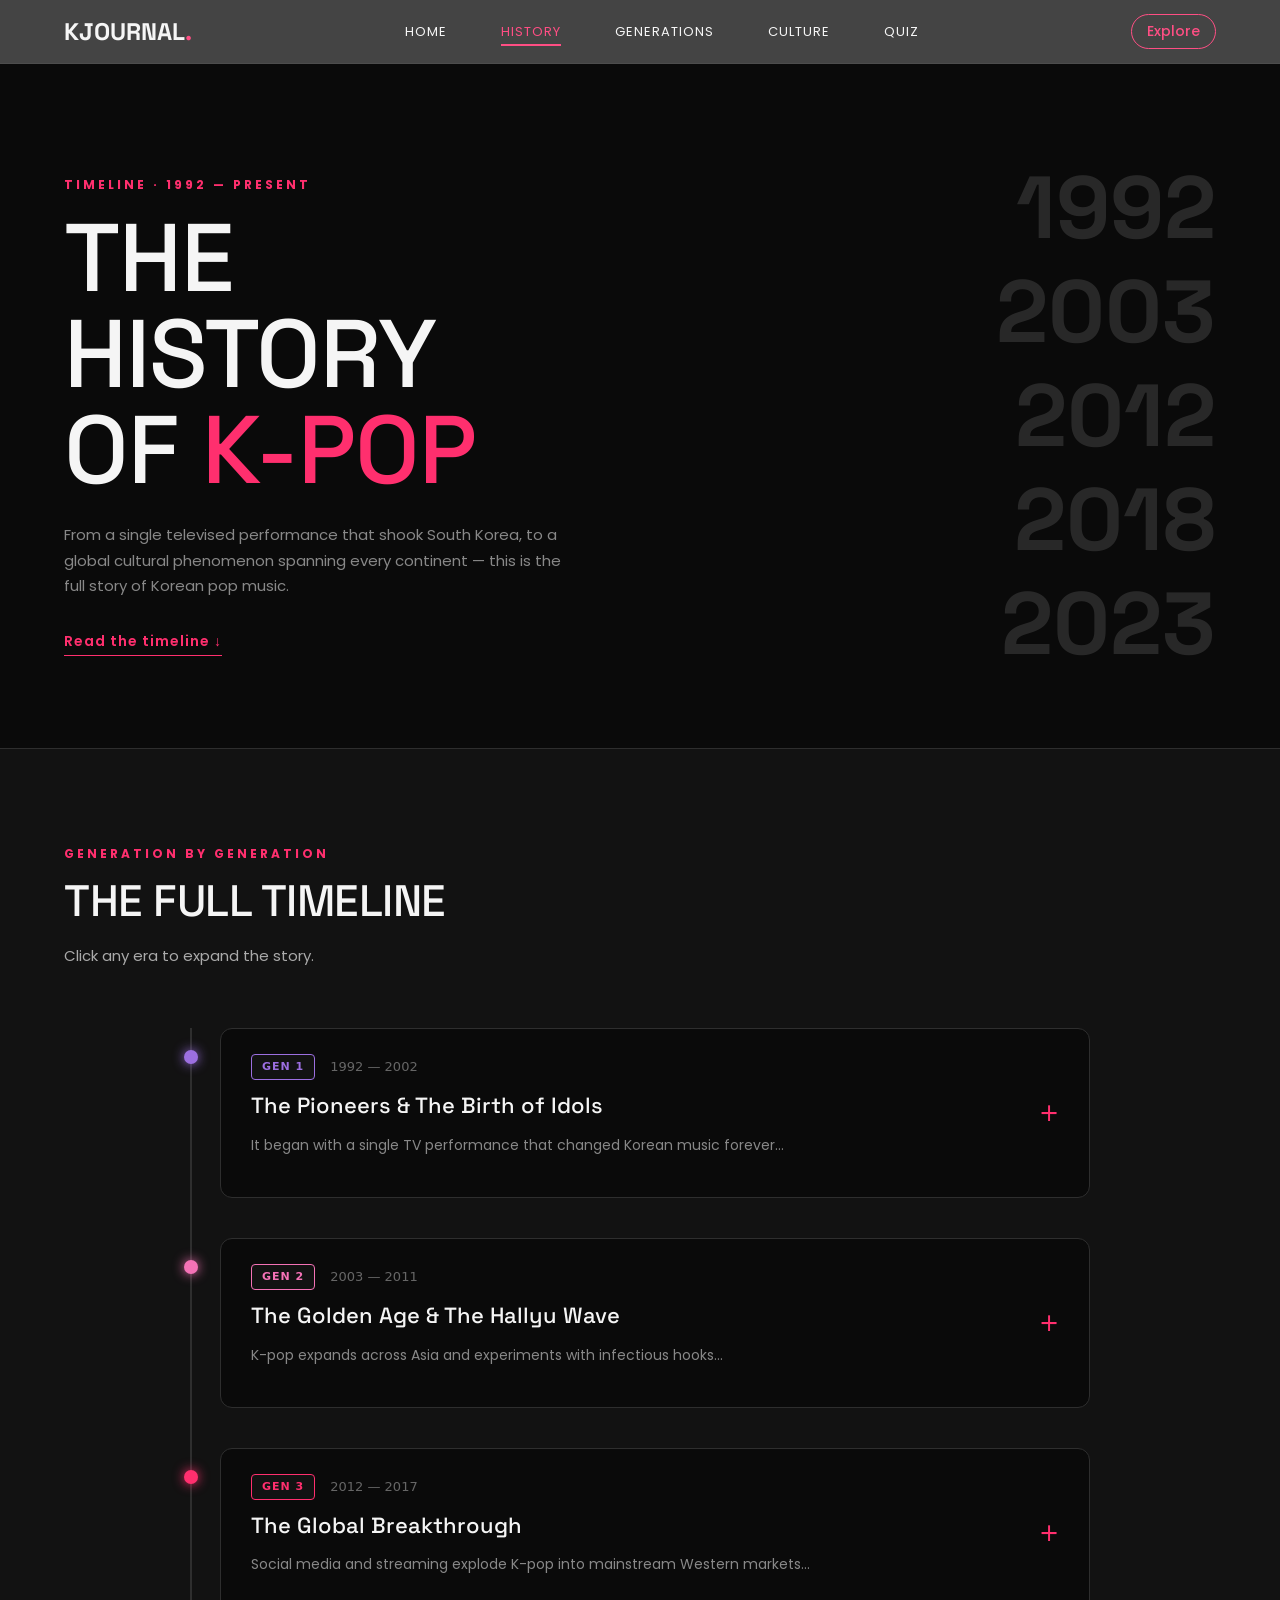
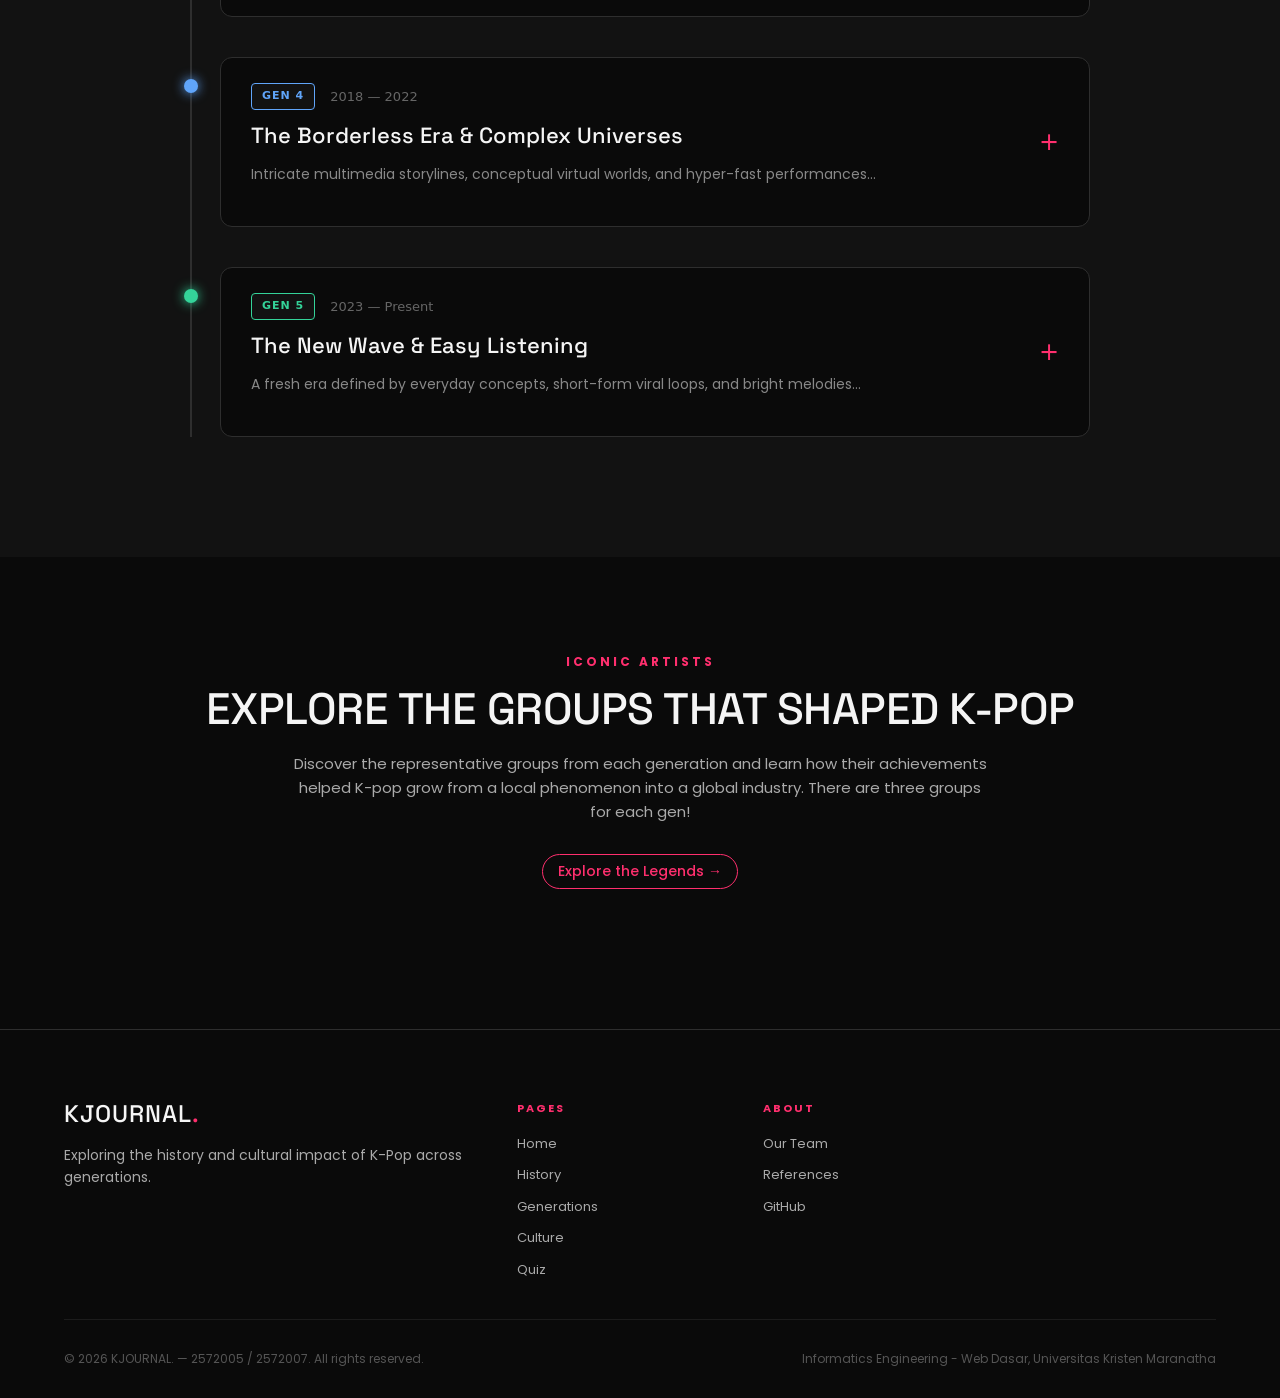
<file: history.html>
<!DOCTYPE html>
<html lang="en">

<head>
    <meta charset="UTF-8">
    <meta name="viewport" content="width=device-width, initial-scale=1.0">
    <title>KJOURNAL - History of K-Pop</title>
    <link rel="icon" type="image/png" href="img/logo.png" class="logo-kj">
    <link rel="stylesheet" href="style.css">
    <link rel="stylesheet" href="https://cdnjs.cloudflare.com/ajax/libs/font-awesome/6.7.2/css/all.min.css">
    <link href="https://cdn.jsdelivr.net/npm/bootstrap@5.3.3/dist/css/bootstrap.min.css" rel="stylesheet">
    <script src="https://cdn.jsdelivr.net/npm/bootstrap@5.3.3/dist/js/bootstrap.bundle.min.js"></script>
    <script src="https://code.jquery.com/jquery-3.7.1.min.js"></script>
    

    <style>
        .gen-1-theme {
            --dot-clr: #9c6fe0;
            --badge-clr: #9c6fe0;
        }

        .gen-2-theme {
            --dot-clr: #f472b6;
            --badge-clr: #f472b6;
        }

        .gen-3-theme {
            --dot-clr: #ff2f6e;
            --badge-clr: #ff2f6e;
        }

        .gen-4-theme {
            --dot-clr: #60a5fa;
            --badge-clr: #60a5fa;
        }

        .gen-5-theme {
            --dot-clr: #34d399;
            --badge-clr: #34d399;
        }

        .quiz-teaser .subpage-section-header {
            text-align: center;
        }

        .quiz-teaser .subpage-section-sub {
            margin: 0 auto 30px auto;
        }

        .quiz-teaser-btn-container {
            display: flex;
            justify-content: center;
        }
    </style>
</head>

<body>

    <nav class="main-nav">
        <a href="index.html" class="title">KJOURNAL<span id="dot">.</span></a>
        <i class="fa-solid fa-bars menu-toggle"></i>
        <div class="nav-links">
            <a href="index.html" class="navbut">HOME</a>
            <a href="history.html" class="navbut active-nav">HISTORY</a>
            <a href="generations.html" class="navbut">GENERATIONS</a>
            <a href="culture.html" class="navbut">CULTURE</a>
            <a href="quiz.html" class="navbut">QUIZ</a>
        </div>
        <a href="history.html" class="explore-btn">Explore</a>
    </nav>

    <section class="subpage-hero">
        <div class="hist-hero-content">
            <p class="subpage-eyebrow">TIMELINE · 1992 — PRESENT</p>
            <h1>THE HISTORY<br>OF <span class="hero-accent">K‑POP</span></h1>
            <p class="subpage-hero-sub">From a single televised performance that shook South Korea, to a global cultural
                phenomenon spanning every continent — this is the full story of Korean pop music.</p>
            <a href="#timeline" class="hist-cta">Read the timeline ↓</a>
        </div>
        <div class="subpage-hero-deco" aria-hidden="true">
            <span>1992</span>
            <span>2003</span>
            <span>2012</span>
            <span>2018</span>
            <span>2023</span>
        </div>
    </section>

    <section class="hist-timeline-section" id="timeline">
        <div class="subpage-section-header">
            <p class="subpage-section-label">GENERATION BY GENERATION</p>
            <h2>THE FULL TIMELINE</h2>
            <p class="subpage-section-sub">Click any era to expand the story.</p>
        </div>

        <div class="hist-timeline">
            <div class="timeline-item gen-1-theme">
                <div class="timeline-dot"></div>
                <div class="timeline-content">
                    <div class="timeline-head">
                        <div class="timeline-meta">
                            <span class="tl-gen-badge">GEN 1</span>
                            <span class="tl-year">1992 — 2002</span>
                        </div>
                        <h3>The Pioneers & The Birth of Idols</h3>
                        <p class="tl-preview">It began with a single TV performance that changed Korean music forever...
                        </p>
                        <span class="tl-toggle-icon">+</span>
                    </div>
                    <div class="timeline-body">
                        <p>The story of modern K-pop begins in 1992 with the debut of Seo Taiji and Boys. Their
                            groundbreaking fusion of Korean music with hip-hop, rap, and Western pop challenged the
                            conventions of the Korean music industry and introduced a completely new sound to young
                            audiences. Many historians consider this moment the true beginning of modern K-pop.</p>
                        <p>As entertainment companies recognized the potential of idol groups, agencies such as SM
                            Entertainment developed the trainee system that would later become the foundation of the
                            K-pop industry. Groups like H.O.T., S.E.S., Sechs Kies, and Fin.K.L became household names
                            and established many traditions that remain central to K-pop today, including official fan
                            clubs, coordinated fandom colors, and highly synchronized performances.</p>
                        <p>Although K-pop was still largely centered in South Korea, the first generation planted the
                            seeds of the Korean Wave, known as Hallyu, which would later spread throughout Asia and
                            eventually the world.</p>
                        <div class="tl-key-acts">
                            <p class="tl-key-label">KEY ACTS</p>
                            <ul>
                                <li>Seo Taiji and Boys</li>
                                <li>BoA</li>
                                <li>S.E.S.</li>
                                <li>Shinhwa</li>
                                <li>Fin.K.L</li>
                            </ul>
                        </div>
                        <p class="tl-milestone">⭐ <strong>Milestone:</strong> Modern K-pop was born and the idol system
                            was established.</p>
                    </div>
                </div>
            </div>

            <div class="timeline-item gen-2-theme">
                <div class="timeline-dot"></div>
                <div class="timeline-content">
                    <div class="timeline-head">
                        <div class="timeline-meta">
                            <span class="tl-gen-badge">GEN 2</span>
                            <span class="tl-year">2003 — 2011</span>
                        </div>
                        <h3>The Golden Age & The Hallyu Wave</h3>
                        <p class="tl-preview">K-pop expands across Asia and experiments with infectious hooks...</p>
                        <span class="tl-toggle-icon">+</span>
                    </div>
                    <div class="timeline-body">
                        <p>If the first generation built the foundation, the second generation transformed K-pop into a
                            regional powerhouse.</p>
                        <p>During this era, artists such as TVXQ, Super Junior, Girls' Generation, BIGBANG, Wonder
                            Girls, 2PM, and 2NE1 expanded K-pop's influence far beyond South Korea. Their music became
                            immensely popular across Japan, China, Southeast Asia, and other parts of Asia, helping
                            establish K-pop as a major cultural export.</p>
                        <p>This period is often called the "Golden Age" of K-pop because it introduced many of the
                            industry's most iconic songs and concepts. The rise of YouTube also played a crucial role.
                            For the first time, international fans could easily access music videos, performances, and
                            interviews online, allowing K-pop to gain audiences in countries where Korean television was
                            unavailable.</p>
                        <p>The second generation proved that K-pop could succeed internationally, turning the Korean
                            Wave from a regional trend into a growing global movement.</p>
                        <div class="tl-key-acts">
                            <p class="tl-key-label">KEY ACTS</p>
                            <ul>
                                <li>TVXQ</li>
                                <li>BIGBANG</li>
                                <li>Girls' Generation</li>
                                <li>Super Junior</li>
                                <li>2NE1</li>
                                <li>2PM</li>
                            </ul>
                        </div>
                        <p class="tl-milestone">⭐ <strong>Milestone:</strong> Girls' Generation releases "Gee",
                            establishing the ultimate formula for viral K-pop.</p>
                    </div>
                </div>
            </div>

            <div class="timeline-item gen-3-theme">
                <div class="timeline-dot"></div>
                <div class="timeline-content">
                    <div class="timeline-head">
                        <div class="timeline-meta">
                            <span class="tl-gen-badge">GEN 3</span>
                            <span class="tl-year">2012 — 2017</span>
                        </div>
                        <h3>The Global Breakthrough</h3>
                        <p class="tl-preview">Social media and streaming explode K-pop into mainstream Western
                            markets...</p>
                        <span class="tl-toggle-icon">+</span>
                    </div>
                    <div class="timeline-body">
                        <p>The third generation marked a turning point in K-pop history. Rather than simply expanding
                            into neighboring countries, K-pop began competing directly in the global music market.</p>
                        <p>Groups such as BTS, EXO, TWICE, BLACKPINK, Red Velvet, and SEVENTEEN introduced sophisticated
                            storytelling, cinematic music videos, and stronger social media engagement than ever before.
                            Platforms like Twitter, YouTube, and Instagram became essential tools for connecting artists
                            with international fans.</p>
                        <p>No group symbolizes this era better than BTS. Through their music, storytelling, and global
                            fan community, they broke numerous records and became the first K-pop act to achieve
                            unprecedented mainstream success in Western markets. Around the same time, BLACKPINK emerged
                            as a global pop icon, helping solidify K-pop's presence on international charts and festival
                            stages.</p>
                        <p>By the end of the third generation, K-pop was no longer viewed as a niche genre. It had
                            become a major force in global entertainment.</p>
                        <div class="tl-key-acts">
                            <p class="tl-key-label">KEY ACTS</p>
                            <ul>
                                <li>BTS</li>
                                <li>BLACKPINK</li>
                                <li>EXO</li>
                                <li>TWICE</li>
                                <li>NCT</li>
                                <li>Seventeen</li>
                            </ul>
                        </div>
                        <p class="tl-milestone">⭐ <strong>Milestone:</strong> BTS performs at the American Music Awards,
                            signaling mainstream Western breakthrough.</p>
                    </div>
                </div>
            </div>

            <div class="timeline-item gen-4-theme">
                <div class="timeline-dot"></div>
                <div class="timeline-content">
                    <div class="timeline-head">
                        <div class="timeline-meta">
                            <span class="tl-gen-badge">GEN 4</span>
                            <span class="tl-year">2018 — 2022</span>
                        </div>
                        <h3>The Borderless Era & Complex Universes</h3>
                        <p class="tl-preview">Intricate multimedia storylines, conceptual virtual worlds, and hyper-fast
                            performances...</p>
                        <span class="tl-toggle-icon">+</span>
                    </div>
                    <div class="timeline-body">
                        <p>The fourth generation entered an industry that was already global. Unlike previous
                            generations, these artists did not need to introduce K-pop to the world—they needed to stand
                            out within it.</p>
                        <p>Groups such as Stray Kids, ATEEZ, TXT, ITZY, aespa, ENHYPEN, and (G)I-DLE embraced
                            experimentation, self-production, immersive storytelling, and digital innovation.</p>
                        <p>The rise of TikTok significantly influenced music production and promotion. Songs became
                            shorter, more dynamic, and optimized for viral challenges. Additionally, concepts involving
                            virtual worlds, artificial intelligence, and interconnected story universes became
                            increasingly common. Aespa's AI-avatar concept is one of the most notable examples of this
                            trend.</p>
                        <p>The COVID-19 pandemic also reshaped the industry. With traditional concerts restricted,
                            online performances and virtual fan interactions became essential, accelerating K-pop's
                            digital transformation.</p>
                        <div class="tl-key-acts">
                            <p class="tl-key-label">KEY ACTS</p>
                            <ul>
                                <li>Stray Kids</li>
                                <li>NewJeans</li>
                                <li>aespa</li>
                                <li>I-DLE</li>
                                <li>TXT</li>
                                <li>ITZY</li>
                            </ul>
                        </div>
                        <p class="tl-milestone">⭐ <strong>Milestone:</strong> The COVID-19 pandemic also reshaped the
                            industry. With traditional concerts restricted, online performances and virtual fan
                            interactions became essential, accelerating K-pop's digital transformation.</p>
                    </div>
                </div>
            </div>

            <div class="timeline-item gen-5-theme">
                <div class="timeline-dot"></div>
                <div class="timeline-content">
                    <div class="timeline-head">
                        <div class="timeline-meta">
                            <span class="tl-gen-badge">GEN 5</span>
                            <span class="tl-year">2023 — Present</span>
                        </div>
                        <h3>The New Wave & Easy Listening</h3>
                        <p class="tl-preview">A fresh era defined by everyday concepts, short-form viral loops, and
                            bright melodies...</p>
                        <span class="tl-toggle-icon">+</span>
                    </div>
                    <div class="timeline-body">
                        <p>The fifth generation is still unfolding, making it the most difficult era to define with
                            certainty. Like previous generational transitions, the exact starting point remains debated
                            among fans and industry observers. However, many consider 2023 to be the beginning of a new
                            chapter.</p>
                        <p>Groups such as TWS, BOYNEXTDOOR, ZEROBASEONE, ILLIT, and BABYMONSTER represent a generation
                            that grew up entirely within the globalized K-pop ecosystem. Their success often arrives
                            almost instantly through platforms such as TikTok, YouTube Shorts, and other social media
                            channels.</p>
                        <p>This era is characterized by nostalgic Y2K aesthetics, highly interactive digital content,
                            and an even closer relationship between artists and fans. Rather than simply exporting
                            Korean culture abroad, fifth-generation artists operate in a world where K-pop is already
                            part of mainstream global entertainment.</p>
                        <div class="tl-key-acts">
                            <p class="tl-key-label">KEY ACTS</p>
                            <ul>
                                <li>CORTIS</li>
                                <li>BOYNEXTDOOR</li>
                                <li>ZEROBASEONE</li>
                                <li>ILLIT</li>
                                <li>HEARTS2HEARTS</li>
                            </ul>
                        </div>
                        <p class="tl-milestone">⭐ <strong>Milestone:</strong> 2024 - ILLIT's debut track "Magnetic"
                            breaks streaming records via short-form short viral dominance.</p>
                    </div>
                </div>
            </div>
        </div>
    </section>

    <section class="quiz-teaser">
        <div class="subpage-section-header">
            <p class="subpage-section-label">ICONIC ARTISTS</p>

            <h2>EXPLORE THE GROUPS THAT SHAPED K-POP</h2>

            <p class="subpage-section-sub">
                Discover the representative groups from each generation and learn how their achievements helped K-pop
                grow from a local phenomenon into a global industry. There are three groups for each gen!
            </p>

            <div class="quiz-teaser-btn-container">
                <a href="generations.html" class="explore-btn">
                    Explore the Legends →
                </a>
            </div>
        </div>
    </section>

    <footer>
        <div class="card1">
            <div class="desc">
                <h3>KJOURNAL<span id="dot">.</span></h3>
                <p>Exploring the history and cultural impact of K-Pop across generations.</p>
            </div>
            <div class="page-directory">
                <p>PAGES</p>
                <a href="index.html">Home</a>
                <a href="history.html">History</a>
                <a href="generations.html">Generations</a>
                <a href="culture.html">Culture</a>
                <a href="quiz.html">Quiz</a>
            </div>
            <div class="about">
                <p>ABOUT</p>
                <a href="team.html">Our Team</a>
                <a href="https://docs.google.com/document/d/1zoQ93zISmxve9hCRm4seUY6As6_hFpvxXPIza-oLvv0/edit?usp=sharing">References</a>
                <a href="https://github.com/natetamp/TugasBesar_2572005_2572007" target="_blank">GitHub</a>
            </div>
        </div>
        <hr>
        <div class="footer-bottom">
            <p>&copy; 2026 KJOURNAL. — 2572005 / 2572007. All rights reserved.</p>
            <p>Informatics Engineering - Web Dasar, Universitas Kristen Maranatha</p>
        </div>
    </footer>
<script src="script.js"></script>
</body>

</html>
</file>
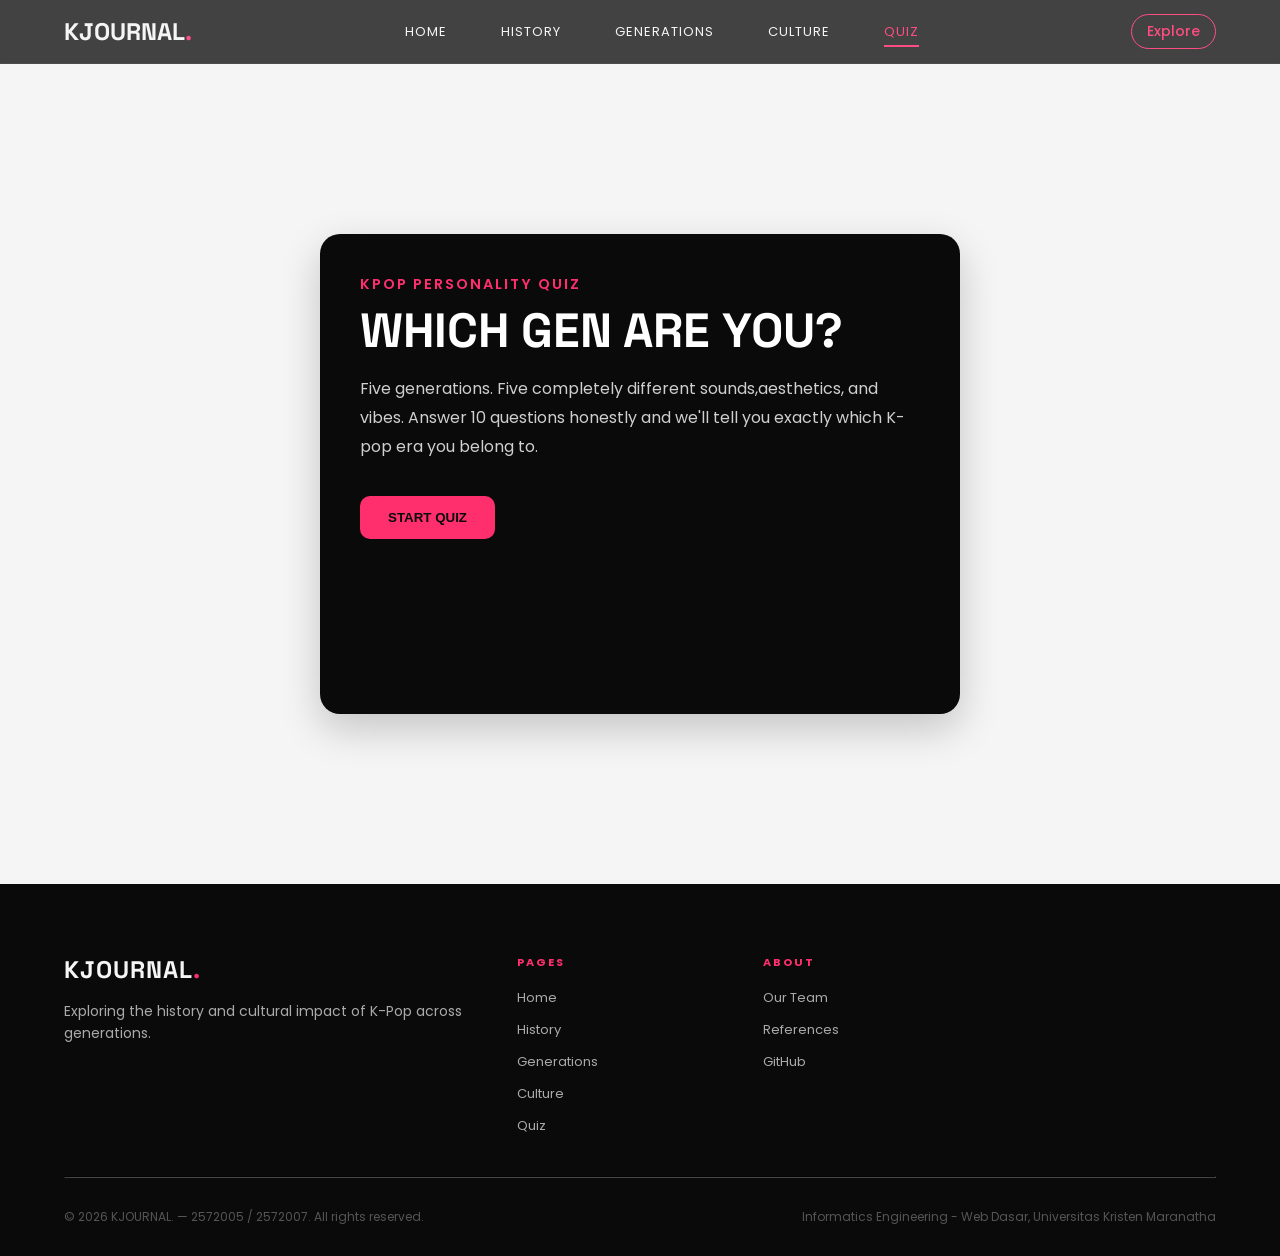
<file: quiz.html>
<!DOCTYPE html>
<html lang="en">
<head>
    <meta charset="UTF-8">
    <meta name="viewport" content="width=device-width, initial-scale=1.0">
    <title>KJOURNAL - Understand KPop Culture Here</title>
    <link rel="icon" type="image/png" href="img/logo.png" class="logo-kj">
    <link rel="stylesheet" href="style.css">
    <link rel="stylesheet" href="https://cdnjs.cloudflare.com/ajax/libs/font-awesome/6.7.2/css/all.min.css">
    <style>
        *{
            margin: 0;
            padding: 0;
            box-sizing: border-box;
        }

        body{
            background: #f5f5f5;
            font-family: Arial, Helvetica, sans-serif;
        }

        .container{
            min-height: calc(100vh - 80px);
            display: flex;
            justify-content: center;
            align-items: center;
            padding: 20px;
        }

        .island{
            width: 40rem;
            min-height: 30rem;
            background: #0a0a0a;
            border-radius: 20px;
            padding: 40px;
            color: white;
            box-shadow: 0 15px 40px rgba(0,0,0,.2);
        }

        .quiz-label{
            color: #ff2f6e;
            font-size: .9rem;
            font-weight: 600;
            letter-spacing: 2px;
            margin-bottom: 12px;
        }

        #start-screen h1{
            font-size: 3rem;
            line-height: 1;
            margin-bottom: 20px;
        }

        .quiz-desc{
            color: #cfcfcf;
            line-height: 1.8;
            margin-bottom: 35px;
        }

        #start-btn,
        #result-screen button{
            padding: 14px 28px;
            border: none;
            border-radius: 10px;
            background: #ff2f6e;
            color: #0a0a0a;
            font-weight: 700;
            cursor: pointer;
            transition: .3s;
        }

        #start-btn:hover,
        #result-screen button:hover{
            transform: translateY(-3px);
        }

        .quizr{
            display: none;
        }

        .result{
            display: none;
        }

        #progress{
            color: #ff2f6e;
            margin-bottom: 15px;
            font-weight: 600;
        }

        #question{
            margin-bottom: 30px;
            font-size: 1.8rem;
        }

        #answers{
            display: flex;
            flex-direction: column;
            gap: 15px;
        }

        .answer-btn{
            background: #151515;
            color: white;
            border: 1px solid #222;
            padding: 15px 20px;
            border-radius: 10px;
            cursor: pointer;
            text-align: left;
            font-size: 1rem;
            transition: .25s;
        }

        .answer-btn:hover{
            border-color: #ff2f6e;
            transform: translateX(8px);
        }


        #result-screen{
            text-align: center;
        }

        #result-title{
            font-size: 2.5rem;
            margin-bottom: 20px;
        }

        #result-desc{
            color: #d0d0d0;
            line-height: 1.8;
            margin-bottom: 30px;
        }

        @media screen and (max-width: 992px){

            .container{
                padding: 30px;
            }

            .island{
                width: 100%;
                max-width: 700px;
                min-height: auto;
                padding: 35px;
            }

            #start-screen h1{
                font-size: 2.5rem;
            }

            #question{
                font-size: 1.6rem;
            }

            .quiz-desc{
                font-size: .95rem;
            }

            .answer-btn{
                font-size: .95rem;
            }

            .card1{
                grid-template-columns: repeat(2,1fr);
                gap: 30px;
            }
        }
    
        @media screen and (max-width: 768px){


            .menu-toggle{
                display:block !important;
            }

            .nav-links{
                display:none;
                flex-direction:column;

                position:absolute;
                top:100%;
                left:0;

                width:100%;
                padding:1rem;

                background:#111;
                border-top:1px solid #333;
            }

            .nav-links.active{
                display:flex;
            }

            .explore-btn{
                display:none;
            }


            .container{
                padding: 20px 15px;
                height: 5vh;
            }

            .island{
                width: 100%;
                padding: 25px;
                border-radius: 15px;
            }

            #start-screen h1{
                font-size: 2rem;
            }

            .quiz-desc{
                font-size: .9rem;
                line-height: 1.7;
            }

            #question{
                font-size: 1.35rem;
                line-height: 1.4;
            }

            .answer-btn{
                font-size: .9rem;
                padding: 14px;
            }

            #progress{
                font-size: .85rem;
            }

            #result-title{
                font-size: 2rem;
            }

            #result-desc{
                font-size: .9rem;
            }

            .result{
                display: none;
            }

            .result.show{
                display:flex;
                flex-direction:column;
                gap:12px;
            }

            #learn-btn,
            #result-screen button{
                width:100%;
                margin-bottom: 1rem;
            }

            .card1{
                grid-template-columns:1fr;
                gap:25px;
            }

            .footer-bottom{
                flex-direction:column;
                text-align:center;
            }
        }
    </style>
</head>
<body>
    <nav class="main-nav">
        <a href="index.html" class="title">KJOURNAL<span id="dot">.</span></a>
        <i class="fa-solid fa-bars menu-toggle"></i>
        <div class="nav-links">
            <a href="index.html" class="navbut">HOME</a>
            <a href="history.html" class="navbut">HISTORY</a>
            <a href="generations.html" class="navbut">GENERATIONS</a>
            <a href="culture.html" class="navbut">CULTURE</a>
            <a href="quiz.html" class="navbut active-nav">QUIZ</a>
        </div>
        <a href="history.html" class="explore-btn">Explore</a>
    </nav>
    <div class="container">
        <div class="island">
            <div id="start-screen">
                <p class="quiz-label">KPOP PERSONALITY QUIZ</p>
                <h1>WHICH GEN ARE YOU?</h1>
                <p class="quiz-desc">Five generations. Five completely different sounds,aesthetics, and vibes. Answer 10 questions honestly and we'll tell you exactly which K-pop era you belong to.</p>
                <button id="start-btn">START QUIZ</button>
            </div>
            <div id="quiz-screen" class="quizr">
                <p id="progress"></p>
                <h2 id="question"></h2>
                <div id="answers"></div>
            </div>
            <div id="result-screen" class="result">
                <h1 id="result-title"></h1>
                <p id="result-desc"></p>
                <button id="learn-btn">Learn About Your Generation</button>
                <button onclick="location.reload()">TRY AGAIN</button>
            </div>
        </div>
    </div>
    <footer>
        <div class="card1">
            <div class="desc">
                <h3>KJOURNAL<span id="dot">.</span></h3>
                <p>Exploring the history and cultural impact of K-Pop across generations.</p>
            </div>
            <div class="page-directory">
                <p>PAGES</p>
                <a href="index.html">Home</a>
                <a href="history.html">History</a>
                <a href="generations.html">Generations</a>
                <a href="culture.html">Culture</a>
                <a href="quiz.html">Quiz</a>
            </div>
            <div class="about">
                <p>ABOUT</p>
                <a href="team.html">Our Team</a>
                <a href="https://docs.google.com/document/d/1zoQ93zISmxve9hCRm4seUY6As6_hFpvxXPIza-oLvv0/edit?usp=sharing">References</a>
                <a href="https://github.com/natetamp/TugasBesar_2572005_2572007" target="_blank">GitHub</a>
            </div>
        </div>
        <hr>
        <div class="footer-bottom">
            <p>&copy; 2026 KJOURNAL. — 2572005 / 2572007. All rights reserved.</p>
            <p>Informatics Engineering - Web Dasar, Universitas Kristen Maranatha</p>
        </div>
    </footer>
    
<script>
const questions = [
{
    question: "What matters most in Kpop?",
    answers: [
        { text: "Originality", gen: "gen1" },
        { text: "Iconic songs", gen: "gen2" },
        { text: "Global impact", gen: "gen3" },
        { text: "Performance", gen: "gen4" },
        { text: "Fresh concepts", gen: "gen5" }
    ]
},
{
    question: "Choose a fashion style.",
    answers: [
        { text: "90s Streetwear", gen: "gen1" },
        { text: "Colorful Idol Fashion", gen: "gen2" },
        { text: "Luxury Brands", gen: "gen3" },
        { text: "Y2K", gen: "gen4" },
        { text: "Minimal Trendy", gen: "gen5" }
    ]
},
{
    question: "Pick a platform.",
    answers: [
        { text: "TV", gen: "gen1" },
        { text: "MP3 Player", gen: "gen2" },
        { text: "YouTube", gen: "gen3" },
        { text: "TikTok", gen: "gen4" },
        { text: "Livestream Apps", gen: "gen5" }
    ]
},
{
    question: "Choose a concert type.",
    answers: [
        { text: "Small Hall", gen: "gen1" },
        { text: "Arena", gen: "gen2" },
        { text: "Stadium", gen: "gen3" },
        { text: "Festival", gen: "gen4" },
        { text: "Hybrid Online Concert", gen: "gen5" }
    ]
},
{
    question: "What describes you best?",
    answers: [
        { text: "Creative", gen: "gen1" },
        { text: "Charismatic", gen: "gen2" },
        { text: "Passionate", gen: "gen3" },
        { text: "Ambitious", gen: "gen4" },
        { text: "Adaptable", gen: "gen5" }
    ]
}
];

const results = {
    gen1:{
        title:"Generation 1",
        desc:"You value originality and creativity. Like the pioneers of Kpop, you prefer setting trends rather than following them.",
        link:"generations.html#Gen1"
    },
    gen2:{
        title:"Generation 2",
        desc:"You love iconic songs, unforgettable concepts, and the era that helped Kpop expand across Asia.",
        link:"generations.html#Gen2"
    },
    gen3:{
        title:"Generation 3",
        desc:"You thrive in fandom culture and appreciate the generation that brought Kpop to the global stage.",
        link:"generations.html#Gen3"
    },
    gen4:{
        title:"Generation 4",
        desc:"You enjoy innovation, powerful performances, and constantly evolving trends.",
        link:"generations.html#Gen4"
    },
    gen5:{
        title:"Generation 5",
        desc:"You're future-oriented, adaptable, and always excited for what's next in Kpop.",
        link:"generations.html#Gen5"
    }
};

let currentQuestion = 0;

const score = {
    gen1:0,
    gen2:0,
    gen3:0,
    gen4:0,
    gen5:0
};

const startBtn = document.getElementById("start-btn");

startBtn.addEventListener("click", () => {
    document.getElementById("start-screen").style.display = "none";
    document.getElementById("quiz-screen").style.display = "block";

    showQuestion();
});

function showQuestion(){

    const q = questions[currentQuestion];

    document.getElementById("progress").textContent =
        `Question ${currentQuestion+1} of ${questions.length}`;

    document.getElementById("question").textContent =
        q.question;

    const answers = document.getElementById("answers");

    answers.innerHTML = "";

    q.answers.forEach(answer => {

        const btn = document.createElement("button");

        btn.classList.add("answer-btn");

        btn.textContent = answer.text;

        btn.addEventListener("click", () => {

            score[answer.gen]++;

            currentQuestion++;

            if(currentQuestion < questions.length){
                showQuestion();
            }
            else{
                showResult();
            }

        });

        answers.appendChild(btn);

    });
}

function showResult(){

    document.getElementById("quiz-screen").style.display = "none";
    document.getElementById("result-screen").style.display = "block";

    const winner = Object.keys(score).reduce((a,b)=>
        score[a] > score[b] ? a : b
    );

    document.getElementById("result-screen")
    .classList.add("show");

    document.getElementById("result-title").textContent =
        results[winner].title;

    document.getElementById("result-desc").textContent =
        results[winner].desc;
    document.getElementById("learn-btn").onclick = () => {
        window.location.href = results[winner].link;
    };
}
const menuToggle = document.querySelector(".menu-toggle");
const navLinks = document.querySelector(".nav-links");

menuToggle.addEventListener("click", () => {
    navLinks.classList.toggle("active");
});
</script>
</body>
</html>
</file>
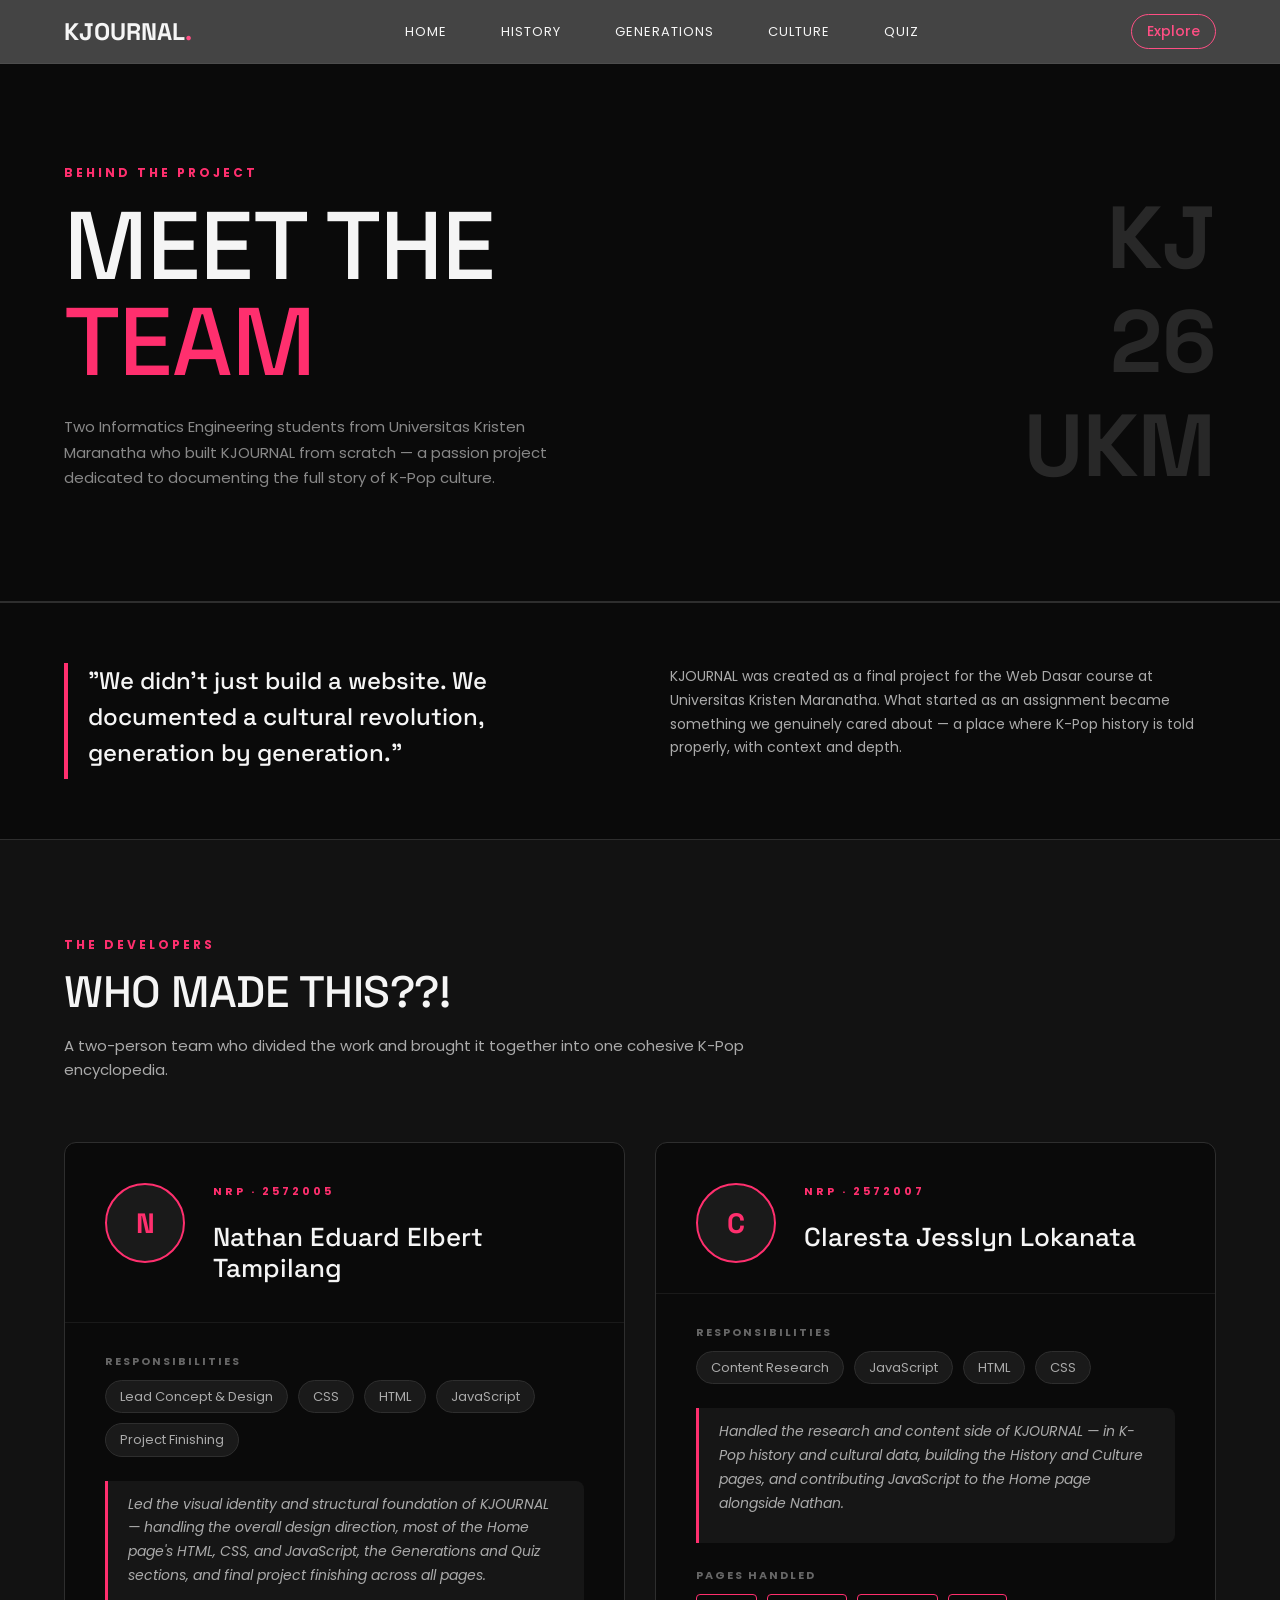
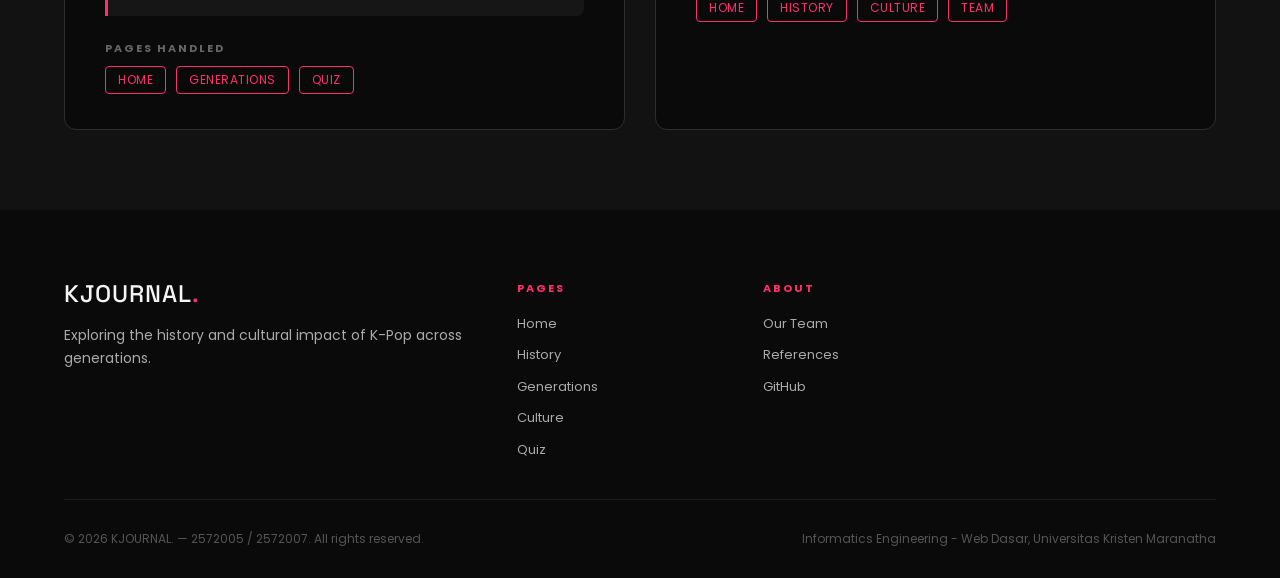
<file: team.html>
<!DOCTYPE html>
<html lang="en">

<head>
    <meta charset="UTF-8">
    <meta name="viewport" content="width=device-width, initial-scale=1.0">
    <title>Our Team — KJOURNAL</title>
    <link rel="icon" type="image/png" href="img/logo.png" class="logo-kj">
    <link rel="stylesheet" href="style.css">
    <link rel="stylesheet" href="https://cdnjs.cloudflare.com/ajax/libs/font-awesome/6.7.2/css/all.min.css">
    <link href="https://cdn.jsdelivr.net/npm/bootstrap@5.3.3/dist/css/bootstrap.min.css" rel="stylesheet">
    <script src="https://cdn.jsdelivr.net/npm/bootstrap@5.3.3/dist/js/bootstrap.bundle.min.js"></script>
    <script src="https://code.jquery.com/jquery-3.7.1.min.js"></script>
    <style>
        .team-section {
            padding: 80px 5%;
            background-color: #121212;
        }

        .team-grid {
            display: grid;
            grid-template-columns: repeat(2, 1fr);
            gap: 30px;
            margin-top: 60px;
        }

        .team-card {
            background-color: #0a0a0a;
            border: 1px solid #2e2e2e;
            border-radius: 12px;
            overflow: hidden;
            display: flex;
            flex-direction: column;
            opacity: 0;
            transform: translateY(30px);
            transition: opacity 0.6s ease, transform 0.6s ease, border-color 0.3s ease;
        }

        .team-card.visible {
            opacity: 1;
            transform: translateY(0);
        }

        .team-card:hover {
            transform: translateY(-6px);
            border-color: #ff2f6e;
        }

        .team-card-header {
            padding: 40px 40px 30px;
            border-bottom: 1px solid #1a1a1a;
            display: flex;
            align-items: flex-start;
            gap: 28px;
        }

        .team-avatar {
            width: 80px;
            height: 80px;
            border-radius: 50%;
            background-color: #1a1a1a;
            border: 2px solid #ff2f6e;
            display: flex;
            align-items: center;
            justify-content: center;
            font-family: 'Space Grotesk', sans-serif;
            font-size: 28px;
            font-weight: bold;
            color: #ff2f6e;
            flex-shrink: 0;
        }

        .team-identity {
            display: flex;
            flex-direction: column;
            gap: 6px;
        }

        .team-nrp {
            font-size: 11px;
            color: #ff2f6e;
            font-weight: bold;
            letter-spacing: 3px;
            font-family: 'Poppins', sans-serif;
        }

        .team-card h2 {
            font-size: 26px;
            color: #f5f5f5;
            line-height: 1.2;
        }

        .team-card-body {
            padding: 30px 40px 35px;
            display: flex;
            flex-direction: column;
            gap: 24px;
            flex: 1;
        }

        .team-role-label,
        .team-pages-label {
            font-size: 11px;
            color: #666;
            font-weight: bold;
            letter-spacing: 2px;
            font-family: 'Poppins', sans-serif;
            margin-bottom: 10px;
        }

        .team-role-tags,
        .team-pages {
            display: flex;
            flex-wrap: wrap;
            gap: 10px;
        }

        .role-tag {
            font-size: 13px;
            color: #aaa;
            background-color: #1a1a1a;
            padding: 6px 14px;
            border-radius: 20px;
            border: 1px solid #2e2e2e;
            font-family: 'Poppins', sans-serif;
        }

        .team-quote {
            border-left: 3px solid #ff2f6e;
            padding: 12px 20px;
            background-color: #161616;
            border-radius: 0 8px 8px 0;
        }

        .team-quote p {
            font-size: 14px;
            color: #aaa;
            line-height: 1.7;
            font-style: italic;
        }

        .page-badge {
            font-size: 12px;
            font-family: 'Poppins', sans-serif;
            color: #ff2f6e;
            border: 1px solid #ff2f6e;
            background-color: transparent;
            padding: 4px 12px;
            border-radius: 4px;
            letter-spacing: 0.5px;
        }

        .team-linkedin {
            display: inline-flex;
            align-items: center;
            gap: 8px;
            color: #aaa;
            text-decoration: none;
            font-size: 13px;
            font-family: 'Poppins', sans-serif;
            border: 1px solid #2e2e2e;
            padding: 8px 16px;
            border-radius: 6px;
            transition: all 0.3s ease;
            width: fit-content;
        }

        .team-linkedin:hover {
            border-color: #0077b5;
            color: #0077b5;
            background-color: rgba(0, 119, 181, 0.1);
        }

        .team-about-strip {
            background-color: #0a0a0a;
            border-top: 1px solid #2e2e2e;
            border-bottom: 1px solid #2e2e2e;
            padding: 60px 5%;
            display: grid;
            grid-template-columns: 1fr 1fr;
            gap: 60px;
            align-items: center;
        }

        .team-about-strip .quotes {
            border-left: 4px solid #ff2f6e;
            padding-left: 20px;
        }

        .team-about-strip .quotes h2 {
            font-size: 24px;
            line-height: 1.5;
            color: #f5f5f5;
        }

        .team-about-strip .sneak-history {
            font-size: 14px;
            color: #aaa;
            line-height: 1.7;
        }

        .subpage-card {
            background-color: #0a0a0a;
            border: 1px solid #2e2e2e;
            border-radius: 12px;
            padding: 35px;
            opacity: 0;
            transform: translateY(20px);
            transition: opacity 0.5s ease, transform 0.5s ease, border-color 0.3s ease;
        }

        .subpage-card.visible {
            opacity: 1;
            transform: translateY(0);
        }

        .subpage-card:hover {
            transform: translateY(-5px);
            border-color: #ff2f6e;
        }

        .subpage-cards-grid {
            display: grid;
            grid-template-columns: repeat(3, 1fr);
            gap: 20px;
        }

        @media screen and (max-width: 992px) {

            .team-grid,
            .subpage-cards-grid {
                grid-template-columns: 1fr;
            }

            .team-about-strip {
                grid-template-columns: 1fr;
                gap: 30px;
            }
        }

        @media screen and (max-width: 768px) {
            .team-card-header {
                flex-direction: column;
                gap: 16px;
                padding: 30px 25px 20px;
            }

            .team-card-body {
                padding: 20px 25px 28px;
            }
        }
    </style>
</head>

<body>
    <nav class="main-nav">
        <a href="index.html" class="title">KJOURNAL<span id="dot">.</span></a>
        <i class="fa-solid fa-bars menu-toggle"></i>
        <div class="nav-links">
            <a href="index.html" class="navbut">HOME</a>
            <a href="history.html" class="navbut">HISTORY</a>
            <a href="generations.html" class="navbut">GENERATIONS</a>
            <a href="culture.html" class="navbut">CULTURE</a>
            <a href="quiz.html" class="navbut">QUIZ</a>
        </div>
        <a href="history.html" class="explore-btn">Explore</a>
    </nav>

    <div class="subpage-hero">
        <div>
            <p class="subpage-eyebrow">BEHIND THE PROJECT</p>
            <h1>MEET THE <span>TEAM</span></h1>
            <p class="subpage-hero-sub">Two Informatics Engineering students from Universitas Kristen Maranatha who
                built KJOURNAL from scratch — a passion project dedicated to documenting the full story of K-Pop
                culture.</p>
        </div>
        <div class="subpage-hero-deco" aria-hidden="true">
            <span>KJ</span>
            <span>26</span>
            <span>UKM</span>
        </div>
    </div>

    <div class="team-about-strip">
        <div class="quotes">
            <h2>"We didn't just build a website. We documented a cultural revolution, generation by generation."</h2>
        </div>
        <div class="sneak-history">
            <p>KJOURNAL was created as a final project for the Web Dasar course at Universitas Kristen Maranatha. What
                started as an assignment became something we genuinely cared about — a place where K-Pop history is told
                properly, with context and depth.</p>
        </div>
    </div>

    <div class="team-section">
        <div class="subpage-section-header">
            <p class="subpage-section-label">THE DEVELOPERS</p>
            <h2>WHO MADE THIS??!</h2>
            <p class="subpage-section-sub">A two-person team who divided the work and brought it together into one
                cohesive K-Pop encyclopedia.</p>
        </div>

        <div class="team-grid">
            <div class="team-card">
                <div class="team-card-header">
                    <div class="team-avatar">N</div>
                    <div class="team-identity">
                        <p class="team-nrp">NRP · 2572005</p>
                        <h2>Nathan Eduard Elbert Tampilang</h2>
                    </div>
                </div>
                <div class="team-card-body">
                    <div>
                        <p class="team-role-label">RESPONSIBILITIES</p>
                        <div class="team-role-tags">
                            <span class="role-tag">Lead Concept & Design</span>
                            <span class="role-tag">CSS</span>
                            <span class="role-tag">HTML</span>
                            <span class="role-tag">JavaScript</span>
                            <span class="role-tag">Project Finishing</span>
                        </div>
                    </div>
                    <div class="team-quote">
                        <p>Led the visual identity and structural foundation of KJOURNAL — handling the overall design
                            direction, most of the Home page's HTML, CSS, and JavaScript, the Generations and Quiz
                            sections, and final project finishing across all pages.</p>
                    </div>
                    <div>
                        <p class="team-pages-label">PAGES HANDLED</p>
                        <div class="team-pages">
                            <span class="page-badge">HOME</span>
                            <span class="page-badge">GENERATIONS</span>
                            <span class="page-badge">QUIZ</span>
                        </div>
                    </div>
                </div>
            </div>
            <div class="team-card">
                <div class="team-card-header">
                    <div class="team-avatar">C</div>
                    <div class="team-identity">
                        <p class="team-nrp">NRP · 2572007</p>
                        <h2>Claresta Jesslyn Lokanata</h2>
                    </div>
                </div>
                <div class="team-card-body">
                    <div>
                        <p class="team-role-label">RESPONSIBILITIES</p>
                        <div class="team-role-tags">
                            <span class="role-tag">Content Research</span>
                            <span class="role-tag">JavaScript</span>
                            <span class="role-tag">HTML</span>
                            <span class="role-tag">CSS</span>
                        </div>
                    </div>
                    <div class="team-quote">
                        <p>Handled the research and content side of KJOURNAL — in K-Pop history and cultural data,
                            building the History and Culture pages, and contributing JavaScript to the Home page
                            alongside Nathan.</p>
                    </div>
                    <div>
                        <p class="team-pages-label">PAGES HANDLED</p>
                        <div class="team-pages">
                            <span class="page-badge">HOME</span>
                            <span class="page-badge">HISTORY</span>
                            <span class="page-badge">CULTURE</span>
                            <span class="page-badge">TEAM</span>
                        </div>
                    </div>
                </div>
            </div>

        </div>
    </div>
    <footer>
        <div class="card1">
            <div class="desc">
                <h3>KJOURNAL<span id="dot">.</span></h3>
                <p>Exploring the history and cultural impact of K-Pop across generations.</p>
            </div>
            <div class="page-directory">
                <p>PAGES</p>
                <a href="index.html">Home</a>
                <a href="history.html">History</a>
                <a href="generations.html">Generations</a>
                <a href="culture.html">Culture</a>
                <a href="quiz.html">Quiz</a>
            </div>
            <div class="about">
                <p>ABOUT</p>
                <a href="team.html">Our Team</a>
                <a href="https://docs.google.com/document/d/1zoQ93zISmxve9hCRm4seUY6As6_hFpvxXPIza-oLvv0/edit?usp=sharing">References</a>
                <a href="https://github.com/natetamp/TugasBesar_2572005_2572007" target="_blank">GitHub</a>
            </div>
        </div>
        <hr>
        <div class="footer-bottom">
            <p>&copy; 2026 KJOURNAL. — 2572005 / 2572007. All rights reserved.</p>
            <p>Informatics Engineering - Web Dasar, Universitas Kristen Maranatha</p>
        </div>
    </footer>
    <script src="script.js"></script>
    <script>
        $(window).on('load', function () {
            $('.navbut').each(function () {
                if ($(this).attr('href') === window.location.pathname.split('/').pop()) {
                    $(this).addClass('active-nav');
                }
            });

            function checkVisibility() {
                var windowBottom = $(window).scrollTop() + $(window).height();
                $('.team-card, .subpage-card').each(function () {
                    if (windowBottom > $(this).offset().top + 50) {
                        $(this).addClass('visible');
                    }
                });
            }

            $(window).on('scroll', checkVisibility);
            $('.team-card, .subpage-card').addClass('visible');
        });
    </script>
</body>

</html>
</file>
<file: style.css>
@import url('https://fonts.googleapis.com/css2?family=Space+Grotesk:wght@400;500&display=swap');
@import url('https://fonts.googleapis.com/css2?family=Bebas+Neue&family=Poppins:ital,wght@0,100;0,200;0,300;0,400;0,500;0,600;0,700;0,800;0,900;1,100;1,200;1,300;1,400;1,500;1,600;1,700;1,800;1,900&display=swap');

* { padding: 0; margin: 0; box-sizing: border-box; }
html { scroll-behavior: smooth; }
body { overflow-x: hidden; background-color: #121212; color: #f5f5f5; }
body h1, body h2, body h3 { font-family: 'Space Grotesk', sans-serif; }
body p, body a, body label { font-family: 'Poppins', sans-serif; }

::-webkit-scrollbar { width: 6px; }
::-webkit-scrollbar-track { background: #0a0a0a; }
::-webkit-scrollbar-thumb { background: #2a2a2a; border-radius: 99px; }

.menu-toggle{ display:none;font-size:1.5rem;cursor:pointer;}
.nav-links{display:flex;gap:1.5rem;}

.main-nav { background: rgba(10,10,10,.9);backdrop-filter: blur(10px);-webkit-backdrop-filter: blur(10px); display: flex; align-items: center; justify-content: space-between; width: 100%; ;height: 4rem; padding: 15px 5%; opacity: 0.85; position: sticky; top: 0; z-index: 999; border-bottom: 1px solid #2e2e2e;}
.title { font-family: 'Space Grotesk', sans-serif; font-size: 24px; font-weight: bold; text-decoration: none; color: #f5f5f5; }
#dot { color: #ff2f6e; }
.navbut {position: relative; text-decoration: none; color: #f5f5f5; margin: 0 15px; font-size: 13px; letter-spacing: 1px; transition: color 0.3s ease;}
.navbut:hover, .active-nav { color: #ff2f6e !important; }
.navbut:after {content: " "; position: absolute; left: 0; bottom: -5px; width: 0%; height: 2px; background-color: #ff2f6e; transition: width 0.3s ease;}
.navbut:hover::after, .active-nav::after { width: 100% !important; }
.explore-btn {padding: 6px 15px; text-decoration: none; background-color: transparent; border: 1px solid #ff2f6e; color: #ff2f6e; border-radius: 20px; font-size: 14px; font-weight: 500; transition: all 0.3s ease;}
.explore-btn:hover { background-color: #ff2f6e; color: #f5f5f5; }

.subpage-hero {background-color: #0a0a0a; border-bottom: 1px solid #2e2e2e; padding: 100px 5% 80px; display: grid; grid-template-columns: 1fr 1fr; align-items: center; gap: 60px; min-height: 520px;}
.subpage-eyebrow { color: #ff2f6e; font-size: 12px; font-weight: bold; letter-spacing: 3px; margin-bottom: 16px; }
.subpage-hero h1 { font-family: 'Space Grotesk', sans-serif; font-size: clamp(52px, 8vw, 96px); line-height: 1; color: #f5f5f5; margin-bottom: 24px; letter-spacing: -1px; }
.subpage-hero h1 span { color: #ff2f6e; }
.subpage-hero-sub { font-size: 15px; color: #888; line-height: 1.7; max-width: 500px; margin-bottom: 30px; }
.subpage-hero-deco { display: flex; flex-direction: column; gap: 16px; align-items: flex-end; opacity: 0.12; pointer-events: none; }
.subpage-hero-deco span { font-family: 'Space Grotesk', sans-serif; font-size: clamp(48px, 7vw, 88px); font-weight: bold; color: #fff; line-height: 1; }

.subpage-stats { display: grid; grid-template-columns: repeat(4, 1fr); background-color: #0a0a0a; border-bottom: 1px solid #2e2e2e; }
.subpage-stat-item { padding: 40px 5%; text-align: center; border-right: 1px solid #2e2e2e; }
.subpage-stat-item:last-child { border-right: none; }
.subpage-stat-item h2 { color: #f5f5f5; font-size: 42px; letter-spacing: 1px; margin-bottom: 6px; }
.subpage-stat-item p { color: #666; font-size: 13px; }

.subpage-section-header { padding-top:1rem;margin-bottom: 60px; }
.subpage-section-label { color: #ff2f6e; font-size: 12px; font-weight: bold; letter-spacing: 3px; margin-bottom: 12px; }
.subpage-section-header h2 { font-size: 44px; margin-bottom: 16px; color: #f5f5f5; letter-spacing: -0.5px; }
.subpage-section-sub { font-size: 15px; color: #aaa; max-width: 700px; line-height: 1.6; }

.subpage-cards-grid { display: grid; grid-template-columns: repeat(3, 1fr); gap: 30px; }
.subpage-card { background-color: #0a0a0a; border: 1px solid #2e2e2e; border-radius: 12px; padding: 35px; transition: transform 0.3s ease, border-color 0.3s ease; }
.subpage-card:hover { transform: translateY(-5px); border-color: #ff2f6e; }
.subpage-card-icon { font-size: 28px; margin-bottom: 20px; }
.subpage-card h4 { font-size: 20px; color: #f5f5f5; margin-bottom: 12px; font-weight: 500; }
.subpage-card p { font-size: 14px; color: #aaa; line-height: 1.6; }


.hero { overflow: hidden; background-color: #000; width: 100%; height: 90vh; position: relative; }
.slides { display: flex; width: 100%; height: 70%; margin-left: 0; transition: transfrom 2s ease; will-change: transform;}
.slides img { width: 100%; min-width:100%; height: 100vh; object-fit:cover; object-position: center; display: block; }
.cards-stat { display: grid; grid-template-columns: repeat(4, 1fr); background-color: #0a0a0a; border-bottom: 1px solid #2e2e2e; }
.fancard, .grosscard, .histocard, .gencard { border-right: 1px solid #2e2e2e; padding: 40px 5%; text-align: center; }
.gencard { border-right: none; }
.fancard h3, .grosscard h3, .histocard h3, .gencard h3 { color: #f5f5f5; font-size: 42px; letter-spacing: 1px; }
.fancard p, .grosscard p, .histocard p, .gencard p { color: #666; font-size: 13px; margin-top: 5px; }
.section2 { display: grid; grid-template-columns: 1fr 1fr; padding: 80px 5%; background-color: #121212; gap: 50px; align-items: center; }
.quotes { border-left: 4px solid #ff2f6e; padding-left: 20px; }
.quotes h2 { font-size: 28px; line-height: 1.4; color: #f5f5f5; }
.sneak-history { font-size: 14px; color: #aaa; line-height: 1.6; }
.sneak-history a { color: #ff2f6e; text-decoration: none; font-weight: 600; letter-spacing: 1px; display: inline-block; margin-top: 15px; transition: color 0.3s; }
.sneak-history a:hover { color: #f5f5f5; }
.eras { background-color: #0a0a0a; padding: 80px 5%; border-bottom: 1px solid #2e2e2e; }
.erasp { color: #ff2f6e; font-size: 13px; font-weight: bold; letter-spacing: 3px; margin-bottom: 10px; }
.erash { color: #f5f5f5; font-size: 48px; margin-bottom: 40px; }
.eras-cards { display: grid; grid-template-columns: repeat(5, 1fr); gap: 20px; }
.gens { padding: 30px 20px; border: 1px solid var(--clr); border-radius: 15px; color: var(--clr); background-color: var(--bclr); transition: all 0.4s ease; cursor: pointer; }
.eras-cards .gens:nth-child(1) { --clr: #9c6fe0; --bclr: #9c6fe015; }
.eras-cards .gens:nth-child(2) { --clr: #f472b6; --bclr: #f472b615; }
.eras-cards .gens:nth-child(3) { --clr: #ff2f6e; --bclr: #ff2f6e15; }
.eras-cards .gens:nth-child(4) { --clr: #60a5fa; --bclr: #60a5fa15; }
.eras-cards .gens:nth-child(5) { --clr: #34d399; --bclr: #34d39915; }
.gens h1 { font-size: 36px; margin-bottom: 10px; }
.gens a { font-size: 12px; margin-bottom: 4px; color: #aaa; }
.gens a:first-of-type { font-weight: bold; color: var(--clr); font-size: 14px; margin-bottom: 10px; }
.gens:hover { transform: translateY(-8px); box-shadow: 0 10px 20px rgba(0, 0, 0, 0.5), 0 0 15px var(--clr); background-color: rgba(0, 0, 0, 0.4); color: var(--clr); }
.gens{text-decoration: none;}

.spotlight { padding: 80px 5%; background-color: #121212; position: relative; overflow: hidden; }
.spotlight-prev, .spotlight-next { position: absolute; top: 50%; transform: translateY(-50%); background: rgba(26, 26, 26, 0.8); color: #ff2f6e; border: 1px solid #ff2f6e;width: 45px; height: 45px; cursor: pointer; border-radius: 50%; font-weight: bold; font-size: 18px; display: flex; align-items: center; justify-content: center; transition: all 0.3s ease; z-index: 998; }
.spotlight-prev { left: 20px; } .spotlight-next { right: 20px; }
.spotlight-navigation { display: flex; justify-content: space-between; align-items: center; width: 100%; padding: 0 15px; }
.spotlight-prev:hover, .spotlight-next:hover { background-color: #ff2f6e; color: #ffffff; box-shadow: 0 0 15px rgba(255, 47, 110, 0.6); }
.spotlight-cards-container { display: flex; width: 100%; transition: transform 0.5s ease-in-out; }
.spotlight-note { color: #ff2f6e; font-weight: bold; font-size: 13px; letter-spacing: 3px; margin-bottom: 10px; }
.spotlight-title { font-size: 48px; margin-bottom: 40px; color:white;}
.spotlight-card { flex: 0 0 100%; width: 100%; display: flex; background-color: #0a0a0a; border-radius: 12px; overflow: hidden; border: 1px solid #2e2e2e; flex-direction: row; flex-wrap: nowrap; transition: 0.5s ease-in-out; }
.spotlight-card img { width: 45%; object-fit: cover; height: 500px; }
.spotlight-detail { padding: 45px; width: 55%; display: flex; flex-direction: column; justify-content: center; }
.detail-note { color: #ff2f6e; font-size: 13px; margin-bottom: 8px; }
.spotlight-detail h1 { color: #f5f5f5; font-size: 54px; }
.name-label { font-size: 14px; color: #555; margin-bottom: 15px; }
.detail-explain { font-size: 14px; color: #aaa; line-height: 1.6; margin-bottom: 20px; }
.spotlight-labels { display: flex; flex-wrap: wrap; gap: 8px; margin-bottom: 30px; }
.spotlight-labels p { color: #aaa; font-size: 11px; padding: 5px 12px; margin: 0; background-color: #1a1a1a; border: 1px solid #2e2e2e; border-radius: 30px; transition: all 0.3s ease; }
.spotlight-labels p:hover { box-shadow: 0 0 10px var(--clr); color: var(--clr); border-color: var(--clr); }
.spotlight-card:nth-child(1) .spotlight-labels p { --clr: #9c6fe0; }
.spotlight-card:nth-child(2) .spotlight-labels p { --clr: #f472b6; }
.spotlight-card:nth-child(3) .spotlight-labels p { --clr: #ff2f6e; }
.spotlight-card:nth-child(4) .spotlight-labels p { --clr: #60a5fa; }
.spotlight-card:nth-child(5) .spotlight-labels p { --clr: #34d399; }
.bts-btn { align-self: flex-start; font-size: 14px; text-decoration: none; color: #f5f5f5; background-color: #008cff; padding: 10px 25px; border-radius: 6px; font-weight: bold; transition: background-color 0.3s, box-shadow 0.3s; }
.bts-btn:hover { background-color: #0076d6; box-shadow: 0 5px 15px rgba(0, 140, 255, 0.4); color: #f5f5f5; }
.quiz-teaser { background-color: #0a0a0a; padding: 80px 5%; border-bottom: 1px solid #2e2e2e; }
.teaser-note { color: #ff2f6e; font-size: 13px; letter-spacing: 3px; font-weight: bold; margin-bottom: 10px; }
.teaser-title { color: #f5f5f5; font-size: 48px; margin-bottom: 40px; }
.quiz-cards { display: grid; grid-template-columns: 1fr 1fr; background-color: #1a1a1a; padding: 40px; border-radius: 12px; border: 1px solid #2e2e2e; gap: 40px; }
.quiz-link { border-right: 1px solid #2e2e2e; padding-right: 40px; display: flex; flex-direction: column; justify-content: center; }
.quiz-link h3 { color: #f5f5f5; font-size: 28px; margin-bottom: 10px; }
.quiz-link p { font-size: 14px; color: #aaa; margin-bottom: 25px; line-height: 1.5; }
.quiz-link a { align-self: flex-start; padding: 12px 25px; background-color: #008cff; color: #f5f5f5; text-decoration: none; border-radius: 6px; font-weight: bold; transition: background-color 0.3s; }
.quiz-link a:hover { background-color: #0076d6; }
.quiz-sneak { display: flex; flex-direction: column; gap: 12px; }
.sneak-note { font-size: 11px; color: #ff2f6e; font-weight: bold; letter-spacing: 1px; }
.sneak-question { font-size: 16px; color: #f5f5f5; font-weight: bold; margin-bottom: 5px; }
.quiz-sneak input { display: none; }
.quiz-sneak label { color: #aaa; display: flex; align-items: center; padding: 12px 20px; border: 1px solid #333; border-radius: 10px; background-color: #0a0a0a; cursor: pointer; transition: all 0.3s; font-size: 14px; }
.quiz-sneak label::before { content: ""; width: 16px; height: 16px; border: 2px solid #555; border-radius: 50%; display: inline-block; margin-right: 12px; flex-shrink: 0; transition: all 0.3s; }
.quiz-sneak label:hover { border-color: #666; color: #f5f5f5; }

.hist-timeline-section { padding: 80px 5%; background-color: #121212; }
.hist-cta { display: inline-block; color: #ff2f6e; text-decoration: none; font-size: 14px; font-weight: 600; letter-spacing: 1px; border-bottom: 1px solid #ff2f6e; padding-bottom: 3px; transition: opacity 0.3s; }
.hist-cta:hover { opacity: 0.7; color: #ff2f6e; }
.hist-timeline { position: relative; max-width: 900px; margin: 60px auto 0; padding-left: 30px; }
.hist-timeline::before { content: ""; position: absolute; left: 0; top: 0; width: 2px; height: 100%; background-color: #2e2e2e; }
.timeline-item { position: relative; margin-bottom: 40px; }
.timeline-dot { position: absolute; left: -36px; top: 22px; width: 14px; height: 14px; border-radius: 50%; background-color: var(--dot-clr); box-shadow: 0 0 12px var(--dot-clr); z-index: 2; }
.timeline-content { background-color: #0a0a0a; border: 1px solid #2e2e2e; border-radius: 12px; overflow: hidden; }
.timeline-head { padding: 25px 30px; cursor: pointer; display: flex; flex-direction: column; gap: 8px; position: relative; }
.timeline-meta { display: flex; align-items: center; gap: 15px; }
.tl-gen-badge { font-size: 11px; font-weight: bold; letter-spacing: 1px; color: var(--badge-clr); background-color: rgba(255,255,255,0.03); padding: 4px 10px; border: 1px solid var(--badge-clr); border-radius: 4px; }
.tl-year { font-size: 13px; color: #666; font-weight: 500; }
.timeline-head h3 { font-size: 22px; color: #f5f5f5; font-weight: 500; margin-top: 4px; }
.tl-preview { font-size: 14px; color: #888; line-height: 1.5; margin-right: 40px; }
.tl-toggle-icon { position: absolute; right: 30px; top: 50%; transform: translateY(-50%); font-size: 24px; color: #ff2f6e; font-weight: 300; transition: transform 0.3s ease; }
.timeline-body { padding: 0 30px 30px; border-top: 1px solid #1a1a1a; display: none; }
.timeline-body p { font-size: 14px; color: #aaa; line-height: 1.7; margin-top: 20px; }
.tl-key-acts { margin-top: 25px; background-color: #121212; padding: 20px; border-radius: 8px; border: 1px solid #1a1a1a; }
.tl-key-label { font-size: 11px; font-weight: bold; color: #ff2f6e; letter-spacing: 1.5px; margin-bottom: 12px; }
.tl-key-acts ul { display: flex; flex-wrap: wrap; gap: 10px; list-style: none; }
.tl-key-acts li { font-size: 13px; color: #ccc; background-color: #1a1a1a; padding: 6px 14px; border-radius: 20px; border: 1px solid #2e2e2e; }
.tl-milestone { margin-top: 20px; font-size: 13px; color: #f5f5f5; background-color: rgba(255, 47, 110, 0.05); border-left: 3px solid #ff2f6e; padding: 12px 20px; border-radius: 0 6px 6px 0; }

.cult-tabs-section { display: flex; flex-direction: column; gap:20px; padding: 40px 5% 0 5%; background-color: #121212; text-align: center; }
.cult-tabs { display: inline-flex; gap: 10px; background-color: #0a0a0a; padding: 6px; border-radius: 30px; border: 1px solid #2e2e2e; margin-bottom: 0; max-width: max-content; margin: 0 auto; flex-wrap: wrap;}
.cult-tab { background: none; border: none; color: #666; padding: 10px 24px; border-radius: 25px; font-size: 13px; font-weight: 600; cursor: pointer; transition: all 0.3s ease; }
.cult-tab:hover { color: #aaa; }
.cult-tab.active { background-color: #ff2f6e; color: #f5f5f5; }
.cult-content-section {padding: 0 5% 80px 5%; background-color: #121212; }
.cult-panel { display: none; }
.cult-panel.active { display: block; }
.cult-chant-box { margin-top: 60px; background-color: #0a0a0a; border: 1px solid #2e2e2e; border-radius: 12px; padding: 40px; }
.cult-chant-box h3 { font-size: 24px; color: #f5f5f5; margin-top: 8px; margin-bottom: 12px; }
.cult-chant-box p { font-size: 14px; color: #aaa; line-height: 1.6; }
.cult-chant-example { margin-top: 25px; background-color: #121212; border-left: 3px solid #ff2f6e; padding: 20px; border-radius: 0 8px 8px 0; }
.chant-label { font-size: 11px; font-weight: bold; color: #666; letter-spacing: 1px; }
.chant-text { font-size: 15px; color: #f5f5f5; font-style: italic; margin-top: 6px; line-height: 1.5; }
.concept-step{color: #ddd;}
.step-num{color: #ff2f6e;}
.concept-spotlight-header{color: #ddd;}

footer { background-color: #0a0a0a; padding: 70px 5% 30px 5%; color: #888; }
.card1 { display: grid; grid-template-columns: 2fr 1fr 1fr 1fr; gap: 40px; margin-bottom: 40px; }
.desc h3 { color: #f5f5f5; font-size: 24px; letter-spacing: 1px; margin-bottom: 15px; }
.desc p { line-height: 1.6; color: #aaa; font-size: 14px; }
.page-directory, .gen-directory, .about { display: flex; flex-direction: column; gap: 12px; }
.page-directory p, .gen-directory p, .about p { color: #ff2f6e; font-weight: bold; font-size: 11px; letter-spacing: 2px; margin-bottom: 5px; }
footer a { color: #aaa; text-decoration: none; font-size: 13px; transition: color 0.2s ease, padding-left 0.2s ease; }
footer a:hover { color: #ff2f6e; padding-left: 4px; }
footer hr { border-color: #2e2e2e; margin-bottom: 30px; opacity: 0.5; }
.footer-bottom { display: flex; justify-content: space-between; align-items: center; flex-wrap: wrap; gap: 15px; }
.footer-bottom p { margin: 0; color: #555; font-size: 12px; }

@media screen and (max-width: 992px) {
    .cards-stat, .subpage-stats { grid-template-columns: repeat(2, 1fr); }
    .fancard, .grosscard, .histocard, .gencard, .subpage-stat-item { border-right: 1px solid #2e2e2e; border-bottom: 1px solid #2e2e2e; }
    .grosscard, .gencard, .subpage-stat-item:nth-child(2n) { border-right: none; }
    .subpage-hero { grid-template-columns: 1fr; text-align: center; gap: 40px; padding: 60px 5% 50px; }
    .subpage-hero-deco { display: none; }
    .subpage-hero h1 { font-size: clamp(40px, 7vw, 70px); }
    .subpage-cards-grid { grid-template-columns: repeat(2, 1fr); gap: 20px; }
    .eras-cards { grid-template-columns: repeat(3, 1fr); }
    .spotlight-card { flex-direction: column; }
    .spotlight-card img { width: 100%; min-height: 300px; }
    .spotlight-detail { width: 100%; padding: 30px; }
    .card1 { grid-template-columns: repeat(2, 1fr); gap: 30px; }
}

@media screen and (min-width: 769px) {
    .menu-toggle { display: none !important; }
}

@media screen and (max-width: 768px) {
    .slides img{height: 50vh; object-fit: cover; width:100%;}
    .hero{height:50vh; width: 100%;}
    .main-nav { flex-direction: row; position: sticky; gap: 1rem; padding: 1rem; height: 5rem; }
    .navbut { margin: 0 8px; font-size: 11px; }
    .section2 { grid-template-columns: 1fr; padding: 40px 5%; gap: 30px; }
    .subpage-cards-grid, .eras-cards, .card1 { grid-template-columns: 1fr; }
    .erash, .spotlight-title, .teaser-title, .subpage-section-header h2 { font-size: 32px; margin-bottom: 25px; }
    .spotlight-detail h1 { font-size: 38px; }
    .quiz-cards { grid-template-columns: 1fr; padding: 20px; gap: 30px; }
    .quiz-link { border-right: none; padding-right: 0; border-bottom: 1px solid #2e2e2e; padding-bottom: 30px; }
    .menu-toggle { display: block !important; color: #aaa; }
    .nav-links {display: none;flex-direction: column;position: absolute;top: 100%;left: 0;width: 100%;padding: 1rem;background: #111;border-top: 1px solid #333;}
    .nav-links.active { display: flex; }
    .explore-btn { display: none; }
    .cult-tabs {display: flex;overflow-x:auto;white-space:wrap;gap: 0;-webkit-overflow-scrolling: touch;}
    .spotlight-cards-container {display: flex;overflow-x: auto;scroll-snap-type: x mandatory;scroll-behavior: smooth;-webkit-overflow-scrolling: touch;}

    .spotlight-card {flex: 0 0 85%;scroll-snap-align: start;margin-right: 0.8rem;}

    .spotlight-card img {
        height: 300px;
    }

    .spotlight-prev,
    .spotlight-next {
        display: none;
    }

    .spotlight-cards-container::-webkit-scrollbar {
        display: none;
    }

    .cult-tabs {
        flex-wrap: nowrap !important;
        overflow-x: auto;
        scrollbar-width: none;
        max-width: 100%;
        justify-content: flex-start;
        padding: 6px 12px;
    }

    .cult-tabs::-webkit-scrollbar {
        display: none;
    }
    
    .cult-tab {
        white-space: nowrap;
        padding: 8px 16px;
    }
    .mdl-content h1{ 
        font-size: x-large;
    }
    .mdl-content p{
        font-size: small;
    }
}
</file>
